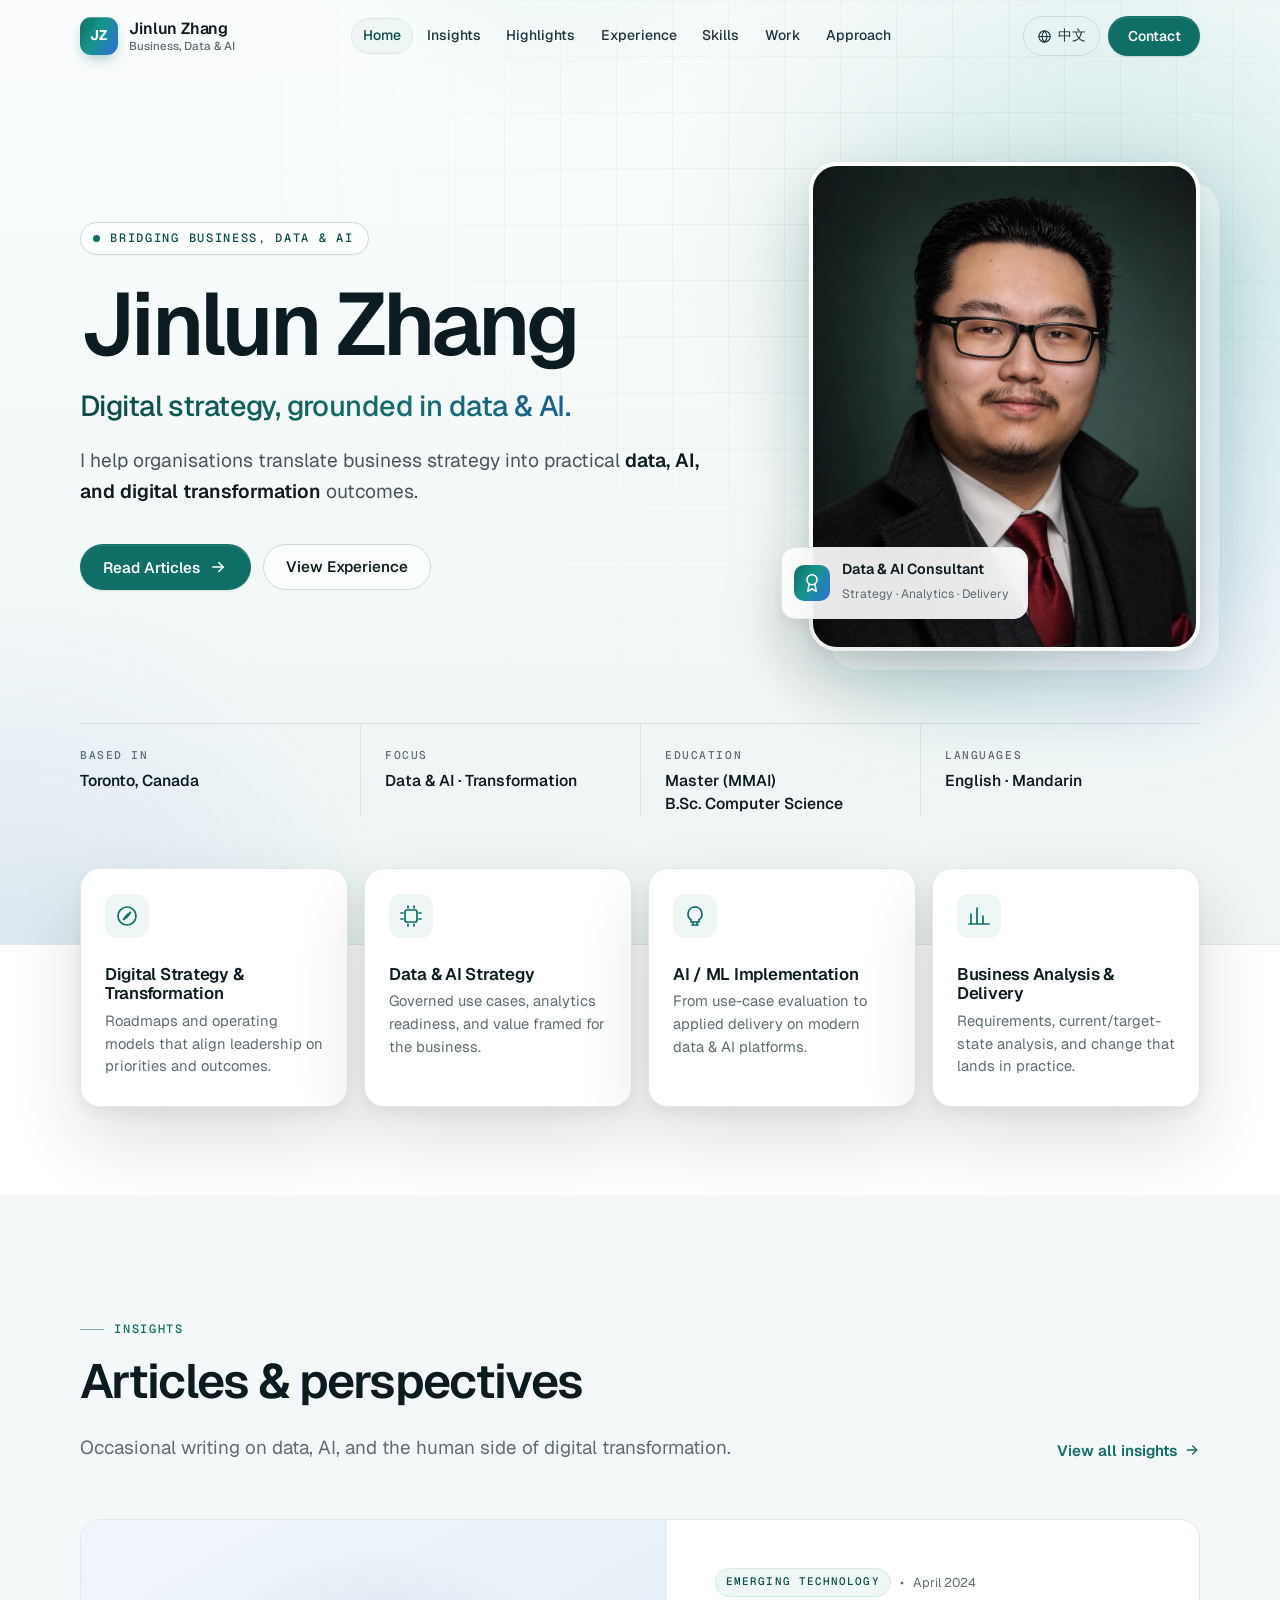
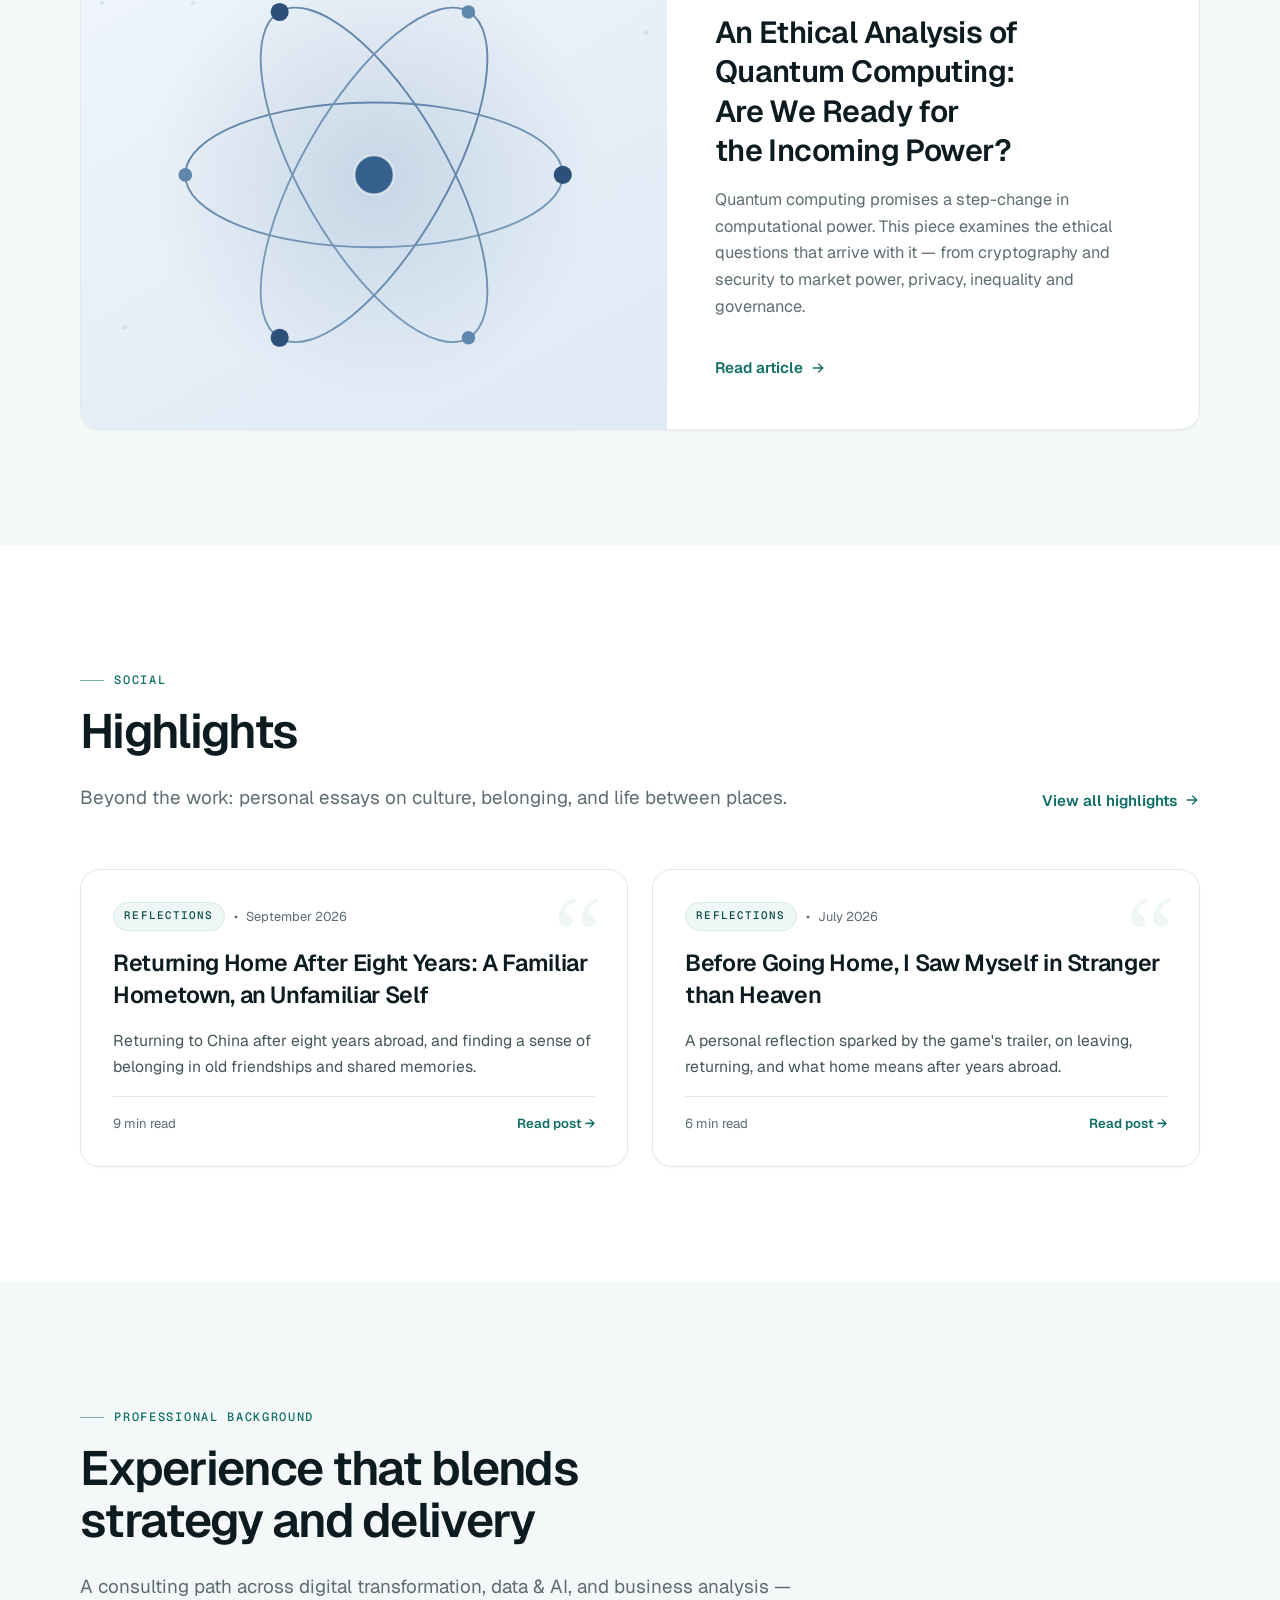
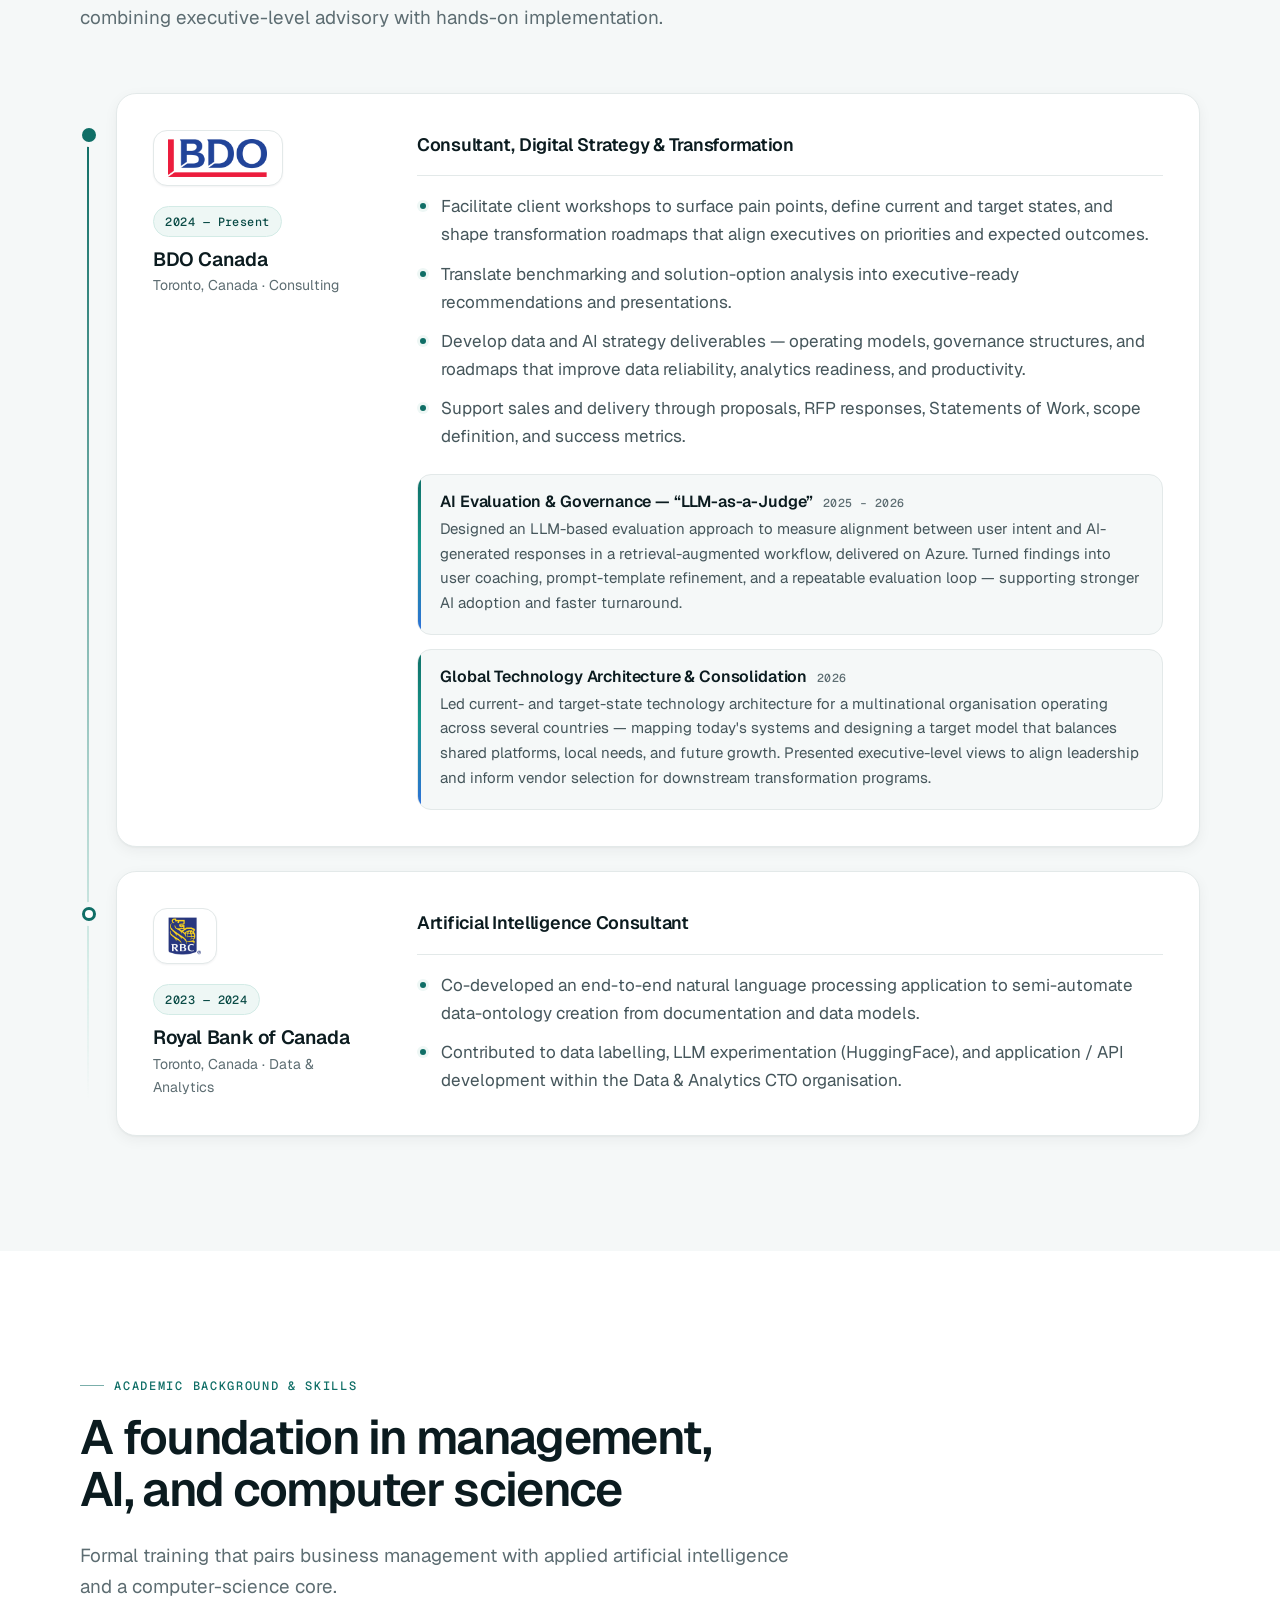
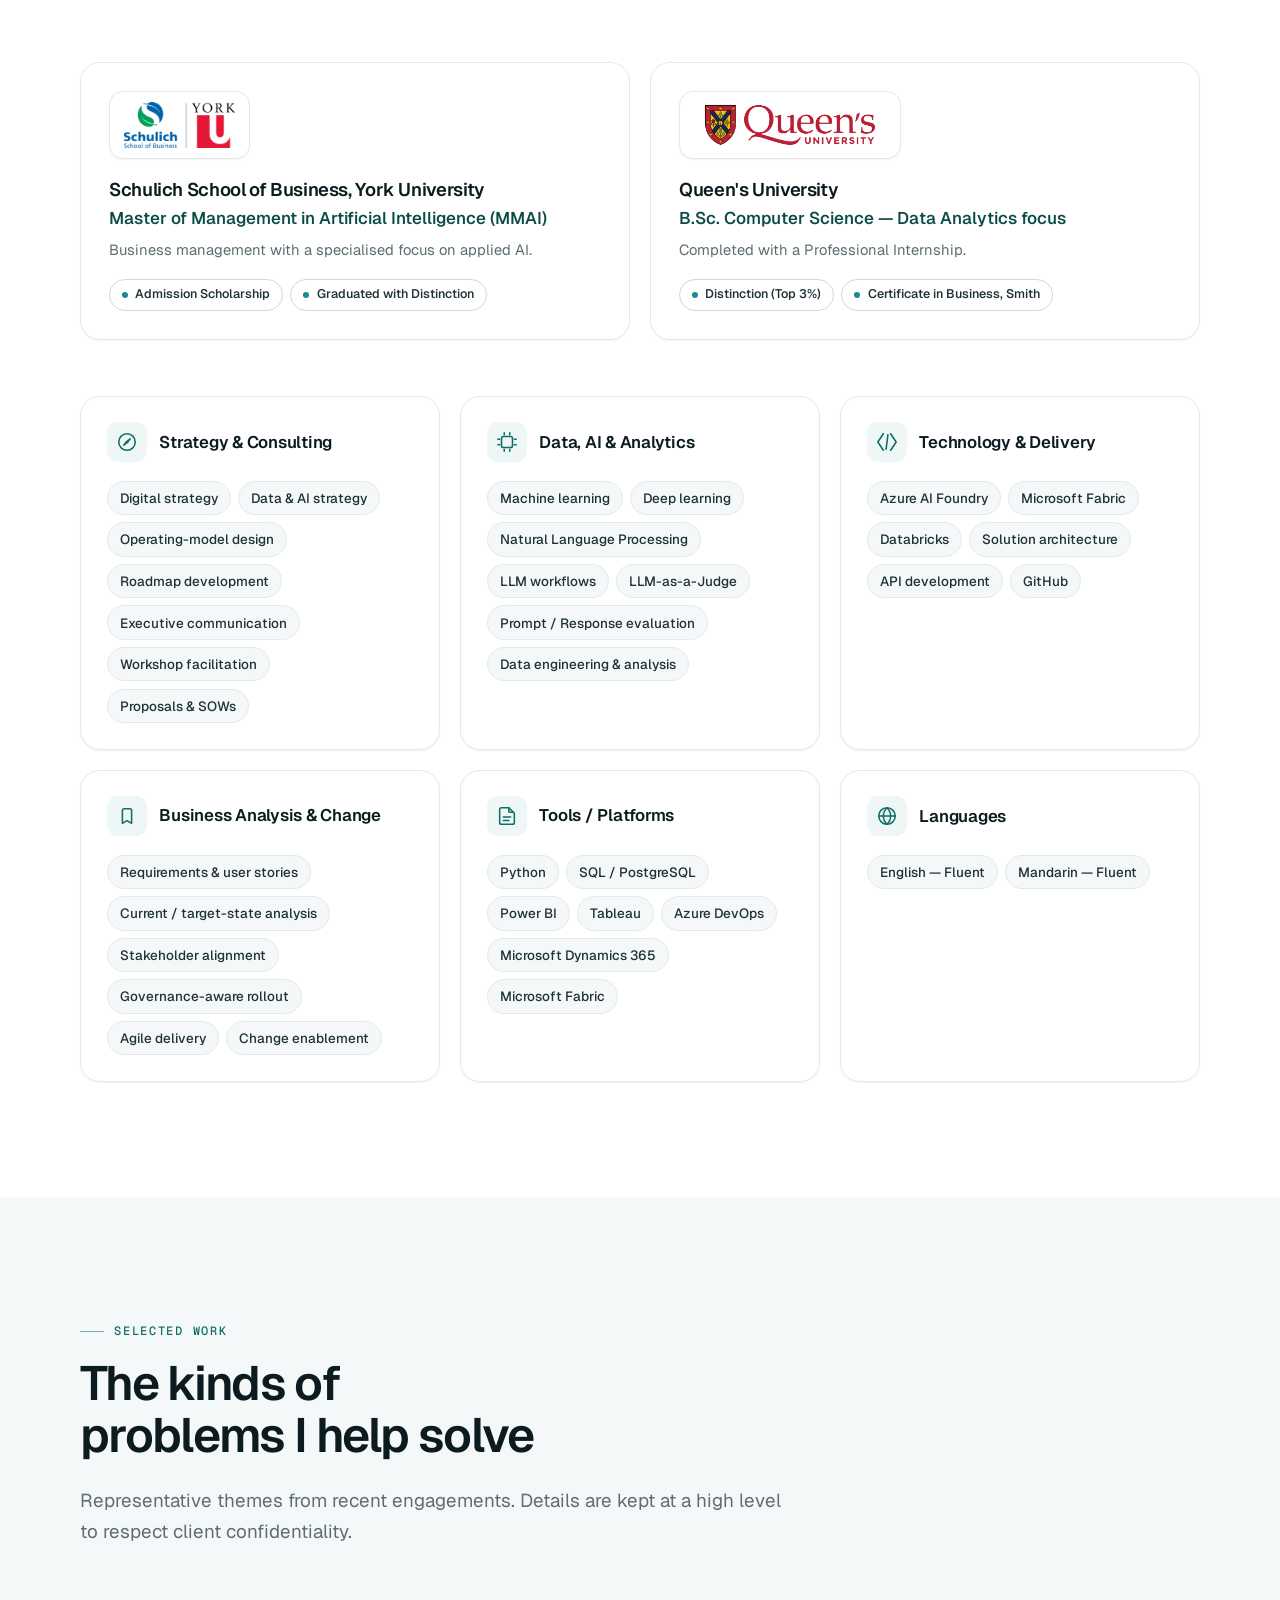
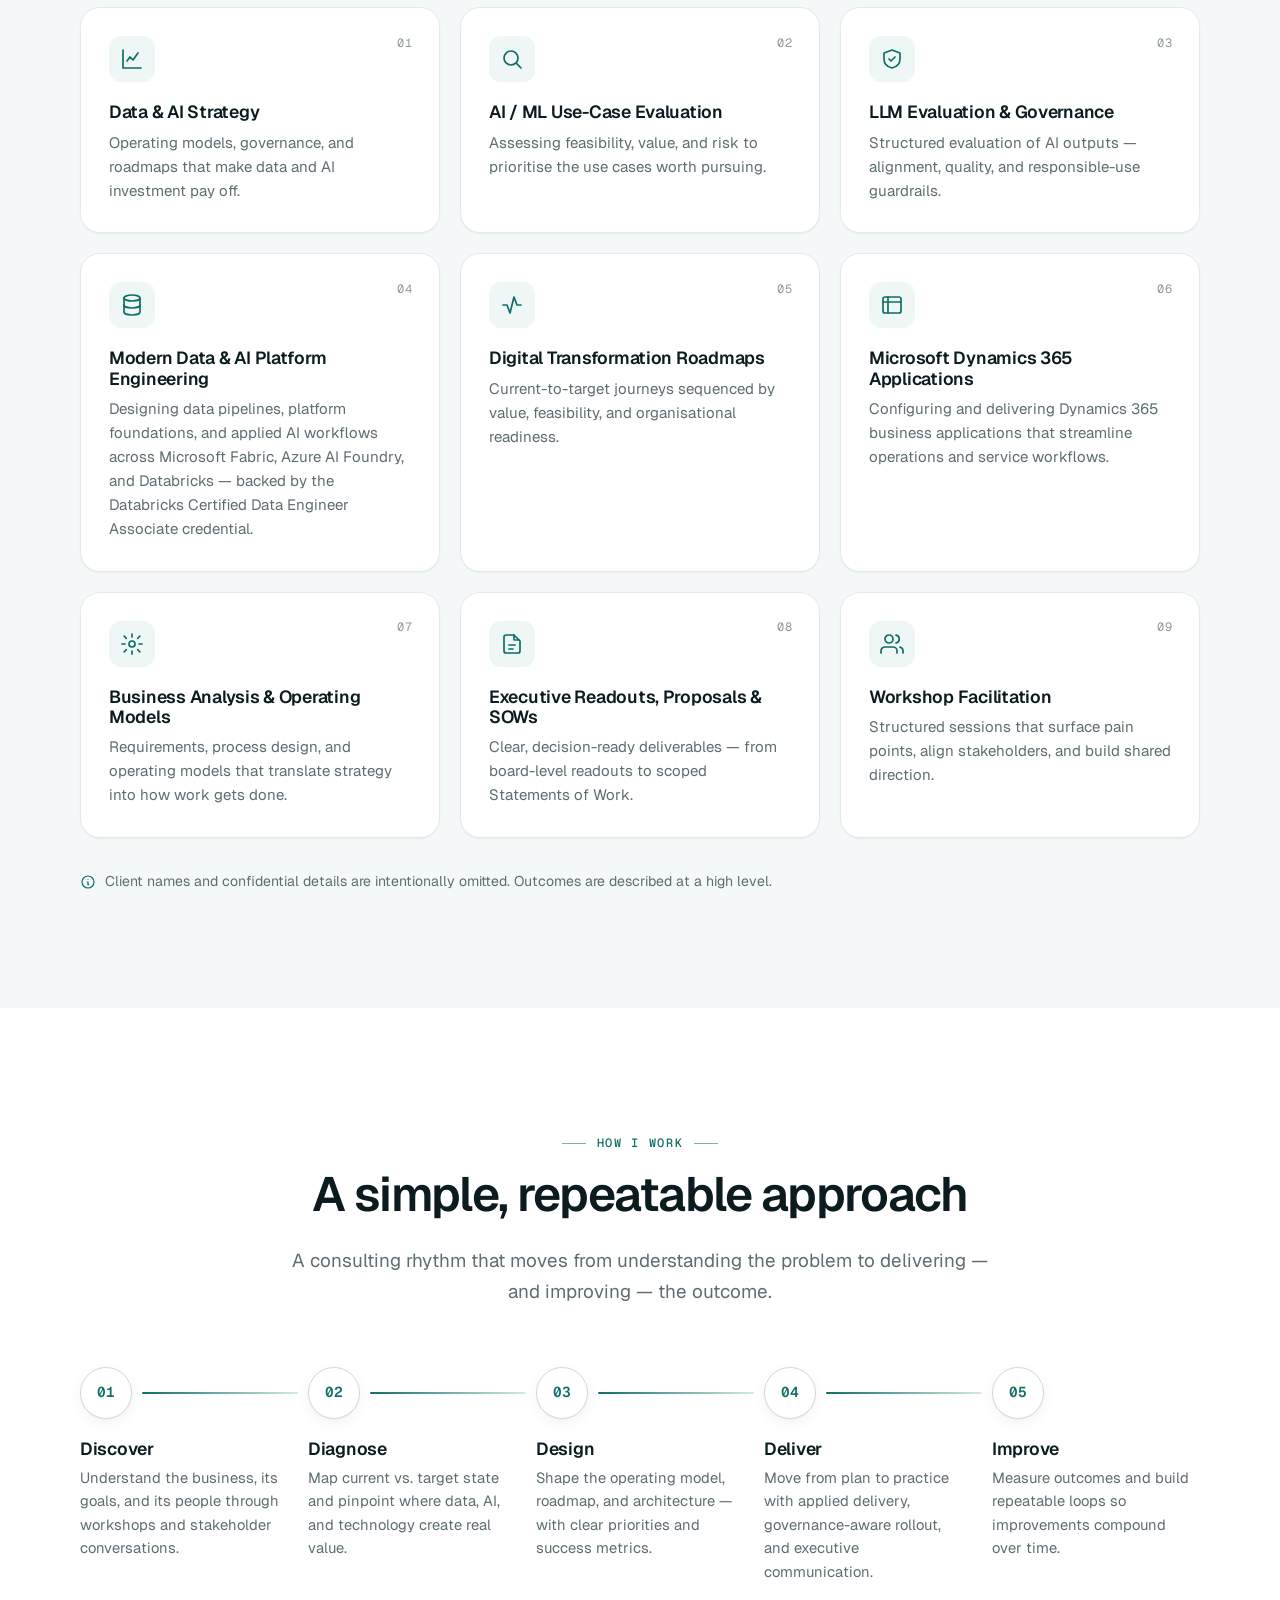
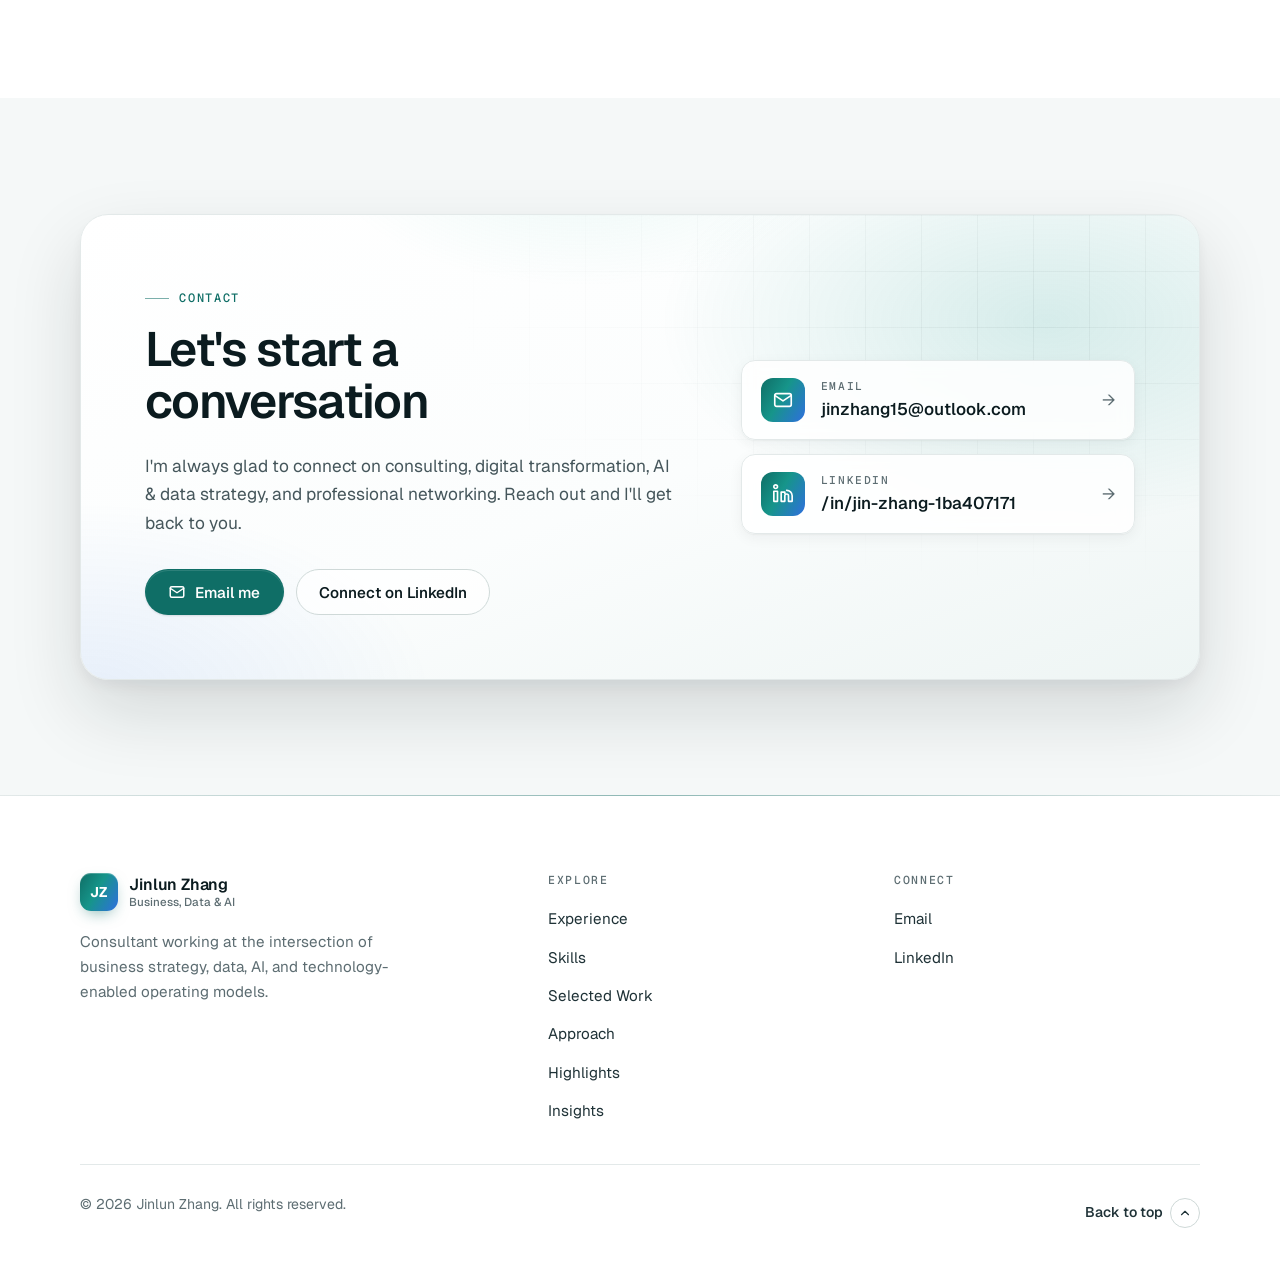
<file: index.html>
<!DOCTYPE html>
<html lang="en">
<head>
  <meta charset="UTF-8" />
  <meta name="viewport" content="width=device-width, initial-scale=1.0" />
  <!-- Flag JS as available so CSS scroll-reveal never hides content without JS -->
  <script>document.documentElement.classList.add('js');</script>

  <!-- ===================== SEO / SOCIAL META ===================== -->
  <title>Jinlun Zhang — Digital Strategy &amp; Transformation Consultant</title>
  <meta name="description"
        content="Jinlun Zhang is a Digital Strategy & Transformation Consultant working at the intersection of business strategy, data, AI, and technology-enabled operating models." />
  <meta name="author" content="Jinlun Zhang" />
  <meta name="theme-color" content="#ffffff" />

  <!-- Open Graph (update og:url + og:image once your GitHub Pages URL is live) -->
  <meta property="og:type" content="website" />
  <meta property="og:title" content="Jinlun Zhang — Digital Strategy & Transformation Consultant" />
  <meta property="og:description" content="Business strategy, data, AI, and technology-enabled operating models." />
  <meta property="og:image" content="https://jinl-zhang.github.io/Personal-Website/assets/img/profile-social.jpg" />
  <meta property="og:url" content="https://jinl-zhang.github.io/Personal-Website/" />

  <!-- ===================== ICONS ===================== -->
  <link rel="icon" href="assets/favicon.svg" type="image/svg+xml" />

  <!-- ===================== FONTS ===================== -->
  <link rel="preconnect" href="https://fonts.googleapis.com" />
  <link rel="preconnect" href="https://fonts.gstatic.com" crossorigin />
  <link href="https://fonts.googleapis.com/css2?family=Geist:wght@300..700&family=Geist+Mono:wght@400..600&display=swap"
        rel="stylesheet" />

  <!-- ===================== STYLES ===================== -->
  <link rel="stylesheet" href="styles.css" />
</head>

<body>
  <a class="skip-link" href="#main" data-i18n="skip">Skip to content</a>

  <!-- =========================================================================
       HEADER / NAVIGATION
       ====================================================================== -->
  <header class="site-header" id="top">
    <div class="container">
      <nav class="nav" aria-label="Primary">
        <a class="brand" href="#top" aria-label="Jinlun Zhang — home">
          <span class="brand__mark" aria-hidden="true">JZ</span>
          <span class="brand__name">Jinlun Zhang
            <span class="brand__role" data-i18n="brand.role">Business, Data &amp; AI</span>
          </span>
        </a>

        <ul class="nav-links" id="nav-menu">
          <li><a href="#home" data-i18n="nav.home">Home</a></li>
          <li><a href="#insights" data-i18n="nav.insights">Insights</a></li>
          <li><a href="#highlights" data-i18n="nav.highlights">Highlights</a></li>
          <li><a href="#experience" data-i18n="nav.experience">Experience</a></li>
          <li><a href="#skills" data-i18n="nav.skills">Skills</a></li>
          <li><a href="#work" data-i18n="nav.work">Work</a></li>
          <li><a href="#approach" data-i18n="nav.approach">Approach</a></li>
        </ul>

        <div class="nav-cta">
          <button class="lang-toggle" type="button" aria-label="切换语言 / Switch language" data-lang-toggle>
            <svg viewBox="0 0 24 24" fill="none" stroke="currentColor" stroke-width="1.8" stroke-linecap="round" stroke-linejoin="round" aria-hidden="true"><circle cx="12" cy="12" r="9"/><path d="M3 12h18M12 3c2.5 2.6 4 5.9 4 9s-1.5 6.4-4 9c-2.5-2.6-4-5.9-4-9s1.5-6.4 4-9Z"/></svg>
            <span class="lang-toggle__label">中文</span>
          </button>
          <a class="btn" href="#contact" data-i18n="nav.contact">Contact</a>
        </div>

        <button class="nav-toggle" type="button"
                aria-label="Toggle navigation menu"
                aria-controls="nav-menu" aria-expanded="false">
          <span></span>
        </button>
      </nav>
    </div>
  </header>

  <main id="main">

    <!-- =====================================================================
         1. HERO / INTRODUCTION
         ================================================================== -->
    <section class="hero" id="home" aria-labelledby="hero-title">
      <div class="container">
        <div class="hero__grid">
          <div class="hero__content">
            <p class="eyebrow" data-i18n="hero.eyebrow">Bridging Business, Data &amp; AI</p>
            <h1 class="hero__title" id="hero-title">Jinlun Zhang</h1>
            <p class="hero__headline" data-i18n="hero.headline">
              Digital strategy, grounded in data &amp; AI.
            </p>
            <p class="hero__summary" data-i18n="hero.summary">
              I help organisations translate business strategy into practical
              <strong>data, AI, and digital transformation</strong> outcomes.
            </p>

            <!-- Call-to-action buttons -->
            <div class="hero__actions">
              <a class="btn" href="articles.html">
                <span data-i18n="hero.cta.articles">Read Articles</span>
                <svg class="btn__icon" viewBox="0 0 24 24" fill="none" stroke="currentColor" stroke-width="2" stroke-linecap="round" stroke-linejoin="round" aria-hidden="true"><path d="M5 12h14"/><path d="m13 6 6 6-6 6"/></svg>
              </a>
              <a class="btn btn--ghost" href="#experience" data-i18n="hero.cta.experience">View Experience</a>
            </div>
          </div>

          <!-- Profile photo. Replace assets/img/profile.png to update. -->
          <figure class="hero__figure">
              <img class="hero__portrait"
                src="assets/img/profile-hero.webp"
                alt="Portrait of Jinlun Zhang" width="380" height="475"
                decoding="async" fetchpriority="high" />
            <figcaption class="hero__badge">
              <svg viewBox="0 0 24 24" fill="none" stroke="currentColor" stroke-width="1.8" stroke-linecap="round" stroke-linejoin="round" aria-hidden="true"><circle cx="12" cy="8" r="6"/><path d="M8.5 13.5 7 22l5-3 5 3-1.5-8.5"/></svg>
              <span>
                <b data-i18n="hero.badge.title">Data &amp; AI Consultant</b>
                <span data-i18n="hero.badge.sub">Strategy · Analytics · Delivery</span>
              </span>
            </figcaption>
          </figure>
        </div>

        <dl class="profile-facts">
          <div class="profile-facts__item">
            <dt data-i18n="hero.meta.based">Based in</dt><dd data-i18n="hero.meta.based.val">Toronto, Canada</dd>
          </div>
          <div class="profile-facts__item">
            <dt data-i18n="hero.meta.focus">Focus</dt><dd data-i18n="hero.meta.focus.val">Data &amp; AI · Transformation</dd>
          </div>
          <div class="profile-facts__item">
            <dt data-i18n="hero.meta.education">Education</dt><dd data-i18n="hero.meta.education.val">Master (MMAI)<br>B.Sc. Computer Science</dd>
          </div>
          <div class="profile-facts__item">
            <dt data-i18n="hero.meta.languages">Languages</dt><dd data-i18n="hero.meta.languages.val">English · Mandarin</dd>
          </div>
        </dl>
      </div>
    </section>

    <!-- =====================================================================
         AREAS OF EXPERTISE — "What I focus on" strip
         ================================================================== -->
    <section class="focus-strip" aria-label="Areas of expertise">
      <div class="container">
        <div class="focus-strip__inner">
          <article class="focus-item reveal">
            <svg viewBox="0 0 24 24" fill="none" stroke="currentColor" stroke-width="1.7" stroke-linecap="round" stroke-linejoin="round" aria-hidden="true"><circle cx="12" cy="12" r="9"/><polygon points="15.5 8.5 12.5 12.5 8.5 15.5 11.5 11.5 15.5 8.5"/></svg>
            <h3 data-i18n="focus.1.h">Digital Strategy &amp; Transformation</h3>
            <p data-i18n="focus.1.p">Roadmaps and operating models that align leadership on priorities and outcomes.</p>
          </article>
          <article class="focus-item reveal">
            <svg viewBox="0 0 24 24" fill="none" stroke="currentColor" stroke-width="1.7" stroke-linecap="round" stroke-linejoin="round" aria-hidden="true"><rect x="6" y="6" width="12" height="12" rx="2"/><path d="M9 2v2M15 2v2M9 20v2M15 20v2M2 9h2M2 15h2M20 9h2M20 15h2"/></svg>
            <h3 data-i18n="focus.2.h">Data &amp; AI Strategy</h3>
            <p data-i18n="focus.2.p">Governed use cases, analytics readiness, and value framed for the business.</p>
          </article>
          <article class="focus-item reveal">
            <svg viewBox="0 0 24 24" fill="none" stroke="currentColor" stroke-width="1.7" stroke-linecap="round" stroke-linejoin="round" aria-hidden="true"><path d="M12 3a7 7 0 0 0-4 12.7V18h8v-2.3A7 7 0 0 0 12 3Z"/><path d="M9 21h6M10 18v3M14 18v3"/></svg>
            <h3 data-i18n="focus.3.h">AI / ML Implementation</h3>
            <p data-i18n="focus.3.p">From use-case evaluation to applied delivery on modern data &amp; AI platforms.</p>
          </article>
          <article class="focus-item reveal">
            <svg viewBox="0 0 24 24" fill="none" stroke="currentColor" stroke-width="1.7" stroke-linecap="round" stroke-linejoin="round" aria-hidden="true"><path d="M4 20V10M10 20V4M16 20v-8M22 20H2"/></svg>
            <h3 data-i18n="focus.4.h">Business Analysis &amp; Delivery</h3>
            <p data-i18n="focus.4.p">Requirements, current/target-state analysis, and change that lands in practice.</p>
          </article>
        </div>
      </div>
    </section>

    <!-- =====================================================================
         ARTICLES / INSIGHTS — surfaced high (full list on articles.html)
         ================================================================== -->
    <section class="section section--soft" id="insights" aria-labelledby="insights-title">
      <div class="container">
        <div class="articles-head reveal">
          <header class="section-head">
            <p class="eyebrow" data-i18n="insights.eyebrow">Insights</p>
            <h2 class="section-title" id="insights-title" data-i18n="insights.title">Articles &amp; perspectives</h2>
            <p class="section-intro" data-i18n="insights.intro">
              Occasional writing on data, AI, and the human side of digital
              transformation.
            </p>
          </header>
          <a class="link-arrow" href="articles.html">
            <span data-i18n="insights.viewall">View all insights</span>
            <svg viewBox="0 0 24 24" fill="none" stroke="currentColor" stroke-width="2" stroke-linecap="round" stroke-linejoin="round" aria-hidden="true"><path d="M5 12h14"/><path d="m13 6 6 6-6 6"/></svg>
          </a>
        </div>

        <!-- Article cards are rendered here from data/articles.js -->
        <div class="articles-grid" id="insights-grid" data-limit="3"
             data-empty="Articles are on the way — check back soon.">
          <!-- JS injects cards. Static fallback shown if JS is disabled: -->
          <noscript>
            <article class="article-card">
              <div class="article-card__body">
                <div class="article-card__meta"><span class="pill">Emerging Technology</span></div>
                <h3 class="article-card__title">
                  <a href="article.html?id=ethical-analysis-quantum-computing">An Ethical Analysis of Quantum Computing</a>
                </h3>
                <p class="article-card__excerpt">Quantum computing promises a step-change in power. This piece examines the ethical questions that arrive with it.</p>
              </div>
            </article>
          </noscript>
        </div>
      </div>
    </section>

    <!-- =====================================================================
         SOCIAL HIGHLIGHTS — selected short-form posts (work in progress)
         ================================================================== -->
    <section class="section" id="highlights" aria-labelledby="highlights-title">
      <div class="container">
        <div class="articles-head reveal">
          <header class="section-head">
            <p class="eyebrow" data-i18n="social.eyebrow">Social</p>
            <h2 class="section-title" id="highlights-title" data-i18n="social.title">Highlights</h2>
            <p class="section-intro" data-i18n="social.intro">
              Beyond the work: personal essays on culture, belonging, and
              life between places.
            </p>
          </header>
          <a class="link-arrow" href="highlights.html">
            <span data-i18n="social.viewall">View all highlights</span>
            <svg viewBox="0 0 24 24" fill="none" stroke="currentColor" stroke-width="2" stroke-linecap="round" stroke-linejoin="round" aria-hidden="true"><path d="M5 12h14"/><path d="m13 6 6 6-6 6"/></svg>
          </a>
        </div>

        <!-- Latest posts from data/posts.js; the full list is on highlights.html -->
        <div class="social-grid" id="highlights-grid" data-limit="2">
          <noscript>
            <p><a href="https://zhuanlan.zhihu.com/p/2083449088536737535" lang="zh-Hans">八年后回国，像从2018年直接穿越到了2026年：熟悉的故乡，陌生的自己</a></p>
            <p><a href="https://zhuanlan.zhihu.com/p/2059179198762186303" lang="zh-Hans">回国之前，我在《Stranger than Heaven》里看见了自己</a></p>
          </noscript>
        </div>
      </div>
    </section>

    <!-- =====================================================================
         2. PROFESSIONAL BACKGROUND / EXPERIENCE
         ================================================================== -->
    <section class="section section--soft" id="experience" aria-labelledby="experience-title">
      <div class="container">
        <header class="section-head reveal">
          <p class="eyebrow" data-i18n="exp.eyebrow">Professional Background</p>
          <h2 class="section-title" id="experience-title" data-i18n="exp.title">Experience that blends strategy and delivery</h2>
          <p class="section-intro" data-i18n="exp.intro">
            A consulting path across digital transformation, data &amp; AI, and
            business analysis — combining executive-level advisory with hands-on
            implementation.
          </p>
        </header>

        <div class="timeline">
          <!-- --------------------- BDO Canada --------------------- -->
          <article class="xp reveal">
            <div class="xp__aside">
              <!-- Company logo: assets/img/logo-bdo.png -->
              <span class="org-logo"><img src="assets/img/logo-bdo.png" alt="BDO Canada logo" loading="lazy" decoding="async" /></span>
              <span class="xp__period" data-i18n="exp.bdo.period">2024 — Present</span>
              <h3 class="xp__company" data-i18n="exp.bdo.company">BDO Canada</h3>
              <p class="xp__location" data-i18n="exp.bdo.location">Toronto, Canada · Consulting</p>
            </div>
            <div class="xp__main">
              <p class="xp__role" data-i18n="exp.bdo.role">Consultant, Digital Strategy &amp; Transformation</p>
              <ul class="xp__list">
                <li data-i18n="exp.bdo.li1">Facilitate client workshops to surface pain points, define current and target states, and shape transformation roadmaps that align executives on priorities and expected outcomes.</li>
                <li data-i18n="exp.bdo.li2">Translate benchmarking and solution-option analysis into executive-ready recommendations and presentations.</li>
                <li data-i18n="exp.bdo.li3">Develop data and AI strategy deliverables — operating models, governance structures, and roadmaps that improve data reliability, analytics readiness, and productivity.</li>
                <li data-i18n="exp.bdo.li4">Support sales and delivery through proposals, RFP responses, Statements of Work, scope definition, and success metrics.</li>
              </ul>

              <!-- Selected engagements are described at a high level and
                   sanitised to protect client-confidential information. -->
              <div class="xp__projects">
                <div class="xp__project">
                  <h4 data-i18n="exp.bdo.proj1.h">AI Evaluation &amp; Governance — “LLM-as-a-Judge” <span>2025 – 2026</span></h4>
                  <p data-i18n="exp.bdo.proj1.p">Designed an LLM-based evaluation approach to measure alignment between user intent and AI-generated responses in a retrieval-augmented workflow, delivered on Azure. Turned findings into user coaching, prompt-template refinement, and a repeatable evaluation loop — supporting stronger AI adoption and faster turnaround.</p>
                </div>
                <div class="xp__project">
                  <h4 data-i18n="exp.bdo.proj2.h">Global Technology Architecture &amp; Consolidation <span>2026</span></h4>
                  <p data-i18n="exp.bdo.proj2.p">Led current- and target-state technology architecture for a multinational organisation operating across several countries — mapping today's systems and designing a target model that balances shared platforms, local needs, and future growth. Presented executive-level views to align leadership and inform vendor selection for downstream transformation programs.</p>
                </div>
              </div>
            </div>
          </article>

          <!-- --------------------- RBC --------------------- -->
          <article class="xp reveal">
            <div class="xp__aside">
              <!-- Company logo: assets/img/logo-rbc.png -->
              <span class="org-logo"><img src="assets/img/logo-rbc.png" alt="Royal Bank of Canada logo" loading="lazy" decoding="async" /></span>
              <span class="xp__period" data-i18n="exp.rbc.period">2023 — 2024</span>
              <h3 class="xp__company" data-i18n="exp.rbc.company">Royal Bank of Canada</h3>
              <p class="xp__location" data-i18n="exp.rbc.location">Toronto, Canada · Data &amp; Analytics</p>
            </div>
            <div class="xp__main">
              <p class="xp__role" data-i18n="exp.rbc.role">Artificial Intelligence Consultant</p>
              <ul class="xp__list">
                <li data-i18n="exp.rbc.li1">Co-developed an end-to-end natural language processing application to semi-automate data-ontology creation from documentation and data models.</li>
                <li data-i18n="exp.rbc.li2">Contributed to data labelling, LLM experimentation (HuggingFace), and application / API development within the Data &amp; Analytics CTO organisation.</li>
              </ul>
            </div>
          </article>
        </div>
      </div>
    </section>

    <!-- =====================================================================
         3. ACADEMIC BACKGROUND & SKILLS
         ================================================================== -->
    <section class="section" id="skills" aria-labelledby="skills-title">
      <div class="container">
        <header class="section-head reveal">
          <p class="eyebrow" data-i18n="skills.eyebrow">Academic Background &amp; Skills</p>
          <h2 class="section-title" id="skills-title" data-i18n="skills.title">A foundation in management, AI, and computer science</h2>
          <p class="section-intro" data-i18n="skills.intro">
            Formal training that pairs business management with applied
            artificial intelligence and a computer-science core.
          </p>
        </header>

        <!-- Education -->
        <div class="edu-grid">
          <article class="edu-card reveal">
            <!-- School logo: assets/img/logo-schulich.png -->
            <span class="org-logo"><img src="assets/img/logo-schulich.png" alt="Schulich School of Business, York University logo" loading="lazy" decoding="async" /></span>
            <div>
              <h3 class="edu-card__school" data-i18n="edu.schulich.school">Schulich School of Business, York University</h3>
              <p class="edu-card__degree" data-i18n="edu.schulich.degree">Master of Management in Artificial Intelligence (MMAI)</p>
              <p class="edu-card__meta" data-i18n="edu.schulich.meta">Business management with a specialised focus on applied AI.</p>
              <div class="edu-card__tags">
                <span class="tag--honor" data-i18n="edu.schulich.tag1">Admission Scholarship</span>
                <span class="tag--honor" data-i18n="edu.schulich.tag2">Graduated with Distinction</span>
              </div>
            </div>
          </article>

          <article class="edu-card reveal">
            <!-- School logo: assets/img/logo-queens.png -->
            <span class="org-logo"><img src="assets/img/logo-queens.png" alt="Queen's University logo" loading="lazy" decoding="async" /></span>
            <div>
              <h3 class="edu-card__school" data-i18n="edu.queens.school">Queen's University</h3>
              <p class="edu-card__degree" data-i18n="edu.queens.degree">B.Sc. Computer Science — Data Analytics focus</p>
              <p class="edu-card__meta" data-i18n="edu.queens.meta">Completed with a Professional Internship.</p>
              <div class="edu-card__tags">
                <span class="tag--honor" data-i18n="edu.queens.tag1">Distinction (Top 3%)</span>
                <span class="tag--honor" data-i18n="edu.queens.tag2">Certificate in Business, Smith</span>
              </div>
            </div>
          </article>
        </div>

        <!-- Skills grid -->
        <div class="skills-grid">
          <article class="skill-card reveal">
            <div class="skill-card__head">
              <svg viewBox="0 0 24 24" fill="none" stroke="currentColor" stroke-width="1.7" stroke-linecap="round" stroke-linejoin="round" aria-hidden="true"><circle cx="12" cy="12" r="9"/><polygon points="15.5 8.5 12.5 12.5 8.5 15.5 11.5 11.5 15.5 8.5"/></svg>
              <h3 data-i18n="skill.1.h">Strategy &amp; Consulting</h3>
            </div>
            <div class="chips">
              <span class="chip" data-i18n="skill.1.c1">Digital strategy</span>
              <span class="chip" data-i18n="skill.1.c2">Data &amp; AI strategy</span>
              <span class="chip" data-i18n="skill.1.c3">Operating-model design</span>
              <span class="chip" data-i18n="skill.1.c4">Roadmap development</span>
              <span class="chip" data-i18n="skill.1.c5">Executive communication</span>
              <span class="chip" data-i18n="skill.1.c6">Workshop facilitation</span>
              <span class="chip" data-i18n="skill.1.c7">Proposals &amp; SOWs</span>
            </div>
          </article>

          <article class="skill-card reveal">
            <div class="skill-card__head">
              <svg viewBox="0 0 24 24" fill="none" stroke="currentColor" stroke-width="1.7" stroke-linecap="round" stroke-linejoin="round" aria-hidden="true"><rect x="6" y="6" width="12" height="12" rx="2"/><path d="M9 2v2M15 2v2M9 20v2M15 20v2M2 9h2M2 15h2M20 9h2M20 15h2"/></svg>
              <h3 data-i18n="skill.2.h">Data, AI &amp; Analytics</h3>
            </div>
            <div class="chips">
              <span class="chip" data-i18n="skill.2.c1">Machine learning</span>
              <span class="chip" data-i18n="skill.2.c2">Deep learning</span>
              <span class="chip" data-i18n="skill.2.c3">Natural Language Processing</span>
              <span class="chip" data-i18n="skill.2.c4">LLM workflows</span>
              <span class="chip">LLM-as-a-Judge</span>
              <span class="chip" data-i18n="skill.2.c6">Prompt / Response evaluation</span>
              <span class="chip" data-i18n="skill.2.c7">Data engineering &amp; analysis</span>
            </div>
          </article>

          <article class="skill-card reveal">
            <div class="skill-card__head">
              <svg viewBox="0 0 24 24" fill="none" stroke="currentColor" stroke-width="1.7" stroke-linecap="round" stroke-linejoin="round" aria-hidden="true"><path d="m8 3-6 9 6 9M16 3l6 9-6 9"/><path d="M13 4 11 20"/></svg>
              <h3 data-i18n="skill.3.h">Technology &amp; Delivery</h3>
            </div>
            <div class="chips">
              <span class="chip">Azure AI Foundry</span>
              <span class="chip">Microsoft Fabric</span>
              <span class="chip">Databricks</span>
              <span class="chip" data-i18n="skill.3.c4">Solution architecture</span>
              <span class="chip" data-i18n="skill.3.c5">API development</span>
              <span class="chip">GitHub</span>
            </div>
          </article>

          <article class="skill-card reveal">
            <div class="skill-card__head">
              <svg viewBox="0 0 24 24" fill="none" stroke="currentColor" stroke-width="1.7" stroke-linecap="round" stroke-linejoin="round" aria-hidden="true"><path d="M9 4h6a2 2 0 0 1 2 2v14l-5-3-5 3V6a2 2 0 0 1 2-2Z"/></svg>
              <h3 data-i18n="skill.4.h">Business Analysis &amp; Change</h3>
            </div>
            <div class="chips">
              <span class="chip" data-i18n="skill.4.c1">Requirements &amp; user stories</span>
              <span class="chip" data-i18n="skill.4.c2">Current / target-state analysis</span>
              <span class="chip" data-i18n="skill.4.c3">Stakeholder alignment</span>
              <span class="chip" data-i18n="skill.4.c4">Governance-aware rollout</span>
              <span class="chip" data-i18n="skill.4.c5">Agile delivery</span>
              <span class="chip" data-i18n="skill.4.c6">Change enablement</span>
            </div>
          </article>

          <article class="skill-card reveal">
            <div class="skill-card__head">
              <svg viewBox="0 0 24 24" fill="none" stroke="currentColor" stroke-width="1.7" stroke-linecap="round" stroke-linejoin="round" aria-hidden="true"><path d="M14 3v4a1 1 0 0 0 1 1h4"/><path d="M18 21H6a2 2 0 0 1-2-2V5a2 2 0 0 1 2-2h8l6 6v10a2 2 0 0 1-2 2Z"/><path d="M8 13h8M8 17h6"/></svg>
              <h3 data-i18n="skill.5.h">Tools / Platforms</h3>
            </div>
            <div class="chips">
              <span class="chip">Python</span>
              <span class="chip">SQL / PostgreSQL</span>
              <span class="chip">Power BI</span>
              <span class="chip">Tableau</span>
              <span class="chip">Azure DevOps</span>
              <span class="chip">Microsoft Dynamics 365</span>
              <span class="chip">Microsoft Fabric</span>
            </div>
          </article>

          <article class="skill-card reveal">
            <div class="skill-card__head">
              <svg viewBox="0 0 24 24" fill="none" stroke="currentColor" stroke-width="1.7" stroke-linecap="round" stroke-linejoin="round" aria-hidden="true"><circle cx="12" cy="12" r="9"/><path d="M3 12h18M12 3c2.5 2.5 4 5.6 4 9s-1.5 6.5-4 9c-2.5-2.5-4-5.6-4-9s1.5-6.5 4-9Z"/></svg>
              <h3 data-i18n="skill.6.h">Languages</h3>
            </div>
            <div class="chips">
              <span class="chip" data-i18n="skill.6.c1">English — Fluent</span>
              <span class="chip" data-i18n="skill.6.c2">Mandarin — Fluent</span>
            </div>
          </article>
        </div>
      </div>
    </section>

    <!-- =====================================================================
         4. SELECTED WORK / PROJECT THEMES
         ================================================================== -->
    <section class="section section--soft" id="work" aria-labelledby="work-title">
      <div class="container">
        <header class="section-head reveal">
          <p class="eyebrow" data-i18n="work.eyebrow">Selected Work</p>
          <h2 class="section-title" id="work-title" data-i18n="work.title">The kinds of problems I help solve</h2>
          <p class="section-intro" data-i18n="work.intro">
            Representative themes from recent engagements. Details are kept at a
            high level to respect client confidentiality.
          </p>
        </header>

        <div class="themes-grid">
          <article class="theme-card reveal">
            <div class="theme-card__icon" aria-hidden="true"><svg viewBox="0 0 24 24" fill="none" stroke="currentColor" stroke-width="1.7" stroke-linecap="round" stroke-linejoin="round"><path d="M3 3v18h18"/><path d="m7 14 3-4 3 3 5-7"/></svg></div>
            <h3 data-i18n="work.1.h">Data &amp; AI Strategy</h3>
            <p data-i18n="work.1.p">Operating models, governance, and roadmaps that make data and AI investment pay off.</p>
          </article>
          <article class="theme-card reveal">
            <div class="theme-card__icon" aria-hidden="true"><svg viewBox="0 0 24 24" fill="none" stroke="currentColor" stroke-width="1.7" stroke-linecap="round" stroke-linejoin="round"><circle cx="11" cy="11" r="7"/><path d="m21 21-4.3-4.3"/></svg></div>
            <h3 data-i18n="work.2.h">AI / ML Use-Case Evaluation</h3>
            <p data-i18n="work.2.p">Assessing feasibility, value, and risk to prioritise the use cases worth pursuing.</p>
          </article>
          <article class="theme-card reveal">
            <div class="theme-card__icon" aria-hidden="true"><svg viewBox="0 0 24 24" fill="none" stroke="currentColor" stroke-width="1.7" stroke-linecap="round" stroke-linejoin="round"><path d="M12 3 4 6v6c0 4.5 3.2 7.9 8 9 4.8-1.1 8-4.5 8-9V6l-8-3Z"/><path d="m9 12 2 2 4-4"/></svg></div>
            <h3 data-i18n="work.3.h">LLM Evaluation &amp; Governance</h3>
            <p data-i18n="work.3.p">Structured evaluation of AI outputs — alignment, quality, and responsible-use guardrails.</p>
          </article>
          <article class="theme-card reveal">
            <div class="theme-card__icon" aria-hidden="true"><svg viewBox="0 0 24 24" fill="none" stroke="currentColor" stroke-width="1.7" stroke-linecap="round" stroke-linejoin="round"><ellipse cx="12" cy="5" rx="8" ry="3"/><path d="M4 5v7c0 1.7 3.6 3 8 3s8-1.3 8-3V5"/><path d="M4 12v7c0 1.7 3.6 3 8 3s8-1.3 8-3v-7"/></svg></div>
            <h3 data-i18n="work.9.h">Modern Data &amp; AI Platform Engineering</h3>
            <p data-i18n="work.9.p">Designing data pipelines, platform foundations, and applied AI workflows across Microsoft Fabric, Azure AI Foundry, and Databricks — backed by the Databricks Certified Data Engineer Associate credential.</p>
          </article>
          <article class="theme-card reveal">
            <div class="theme-card__icon" aria-hidden="true"><svg viewBox="0 0 24 24" fill="none" stroke="currentColor" stroke-width="1.7" stroke-linecap="round" stroke-linejoin="round"><path d="M3 12h4l3 8 4-16 3 8h4"/></svg></div>
            <h3 data-i18n="work.4.h">Digital Transformation Roadmaps</h3>
            <p data-i18n="work.4.p">Current-to-target journeys sequenced by value, feasibility, and organisational readiness.</p>
          </article>
          <article class="theme-card reveal">
            <div class="theme-card__icon" aria-hidden="true"><svg viewBox="0 0 24 24" fill="none" stroke="currentColor" stroke-width="1.7" stroke-linecap="round" stroke-linejoin="round"><rect x="3" y="4" width="18" height="16" rx="2"/><path d="M3 9h18M8 4v16"/></svg></div>
            <h3 data-i18n="work.5.h">Microsoft Dynamics 365 Applications</h3>
            <p data-i18n="work.5.p">Configuring and delivering Dynamics 365 business applications that streamline operations and service workflows.</p>
          </article>
          <article class="theme-card reveal">
            <div class="theme-card__icon" aria-hidden="true"><svg viewBox="0 0 24 24" fill="none" stroke="currentColor" stroke-width="1.7" stroke-linecap="round" stroke-linejoin="round"><circle cx="12" cy="12" r="3"/><path d="M12 2v3M12 19v3M4.2 4.2l2.1 2.1M17.7 17.7l2.1 2.1M2 12h3M19 12h3M4.2 19.8l2.1-2.1M17.7 6.3l2.1-2.1"/></svg></div>
            <h3 data-i18n="work.6.h">Business Analysis &amp; Operating Models</h3>
            <p data-i18n="work.6.p">Requirements, process design, and operating models that translate strategy into how work gets done.</p>
          </article>
          <article class="theme-card reveal">
            <div class="theme-card__icon" aria-hidden="true"><svg viewBox="0 0 24 24" fill="none" stroke="currentColor" stroke-width="1.7" stroke-linecap="round" stroke-linejoin="round"><path d="M14 3v4a1 1 0 0 0 1 1h4"/><path d="M18 21H6a2 2 0 0 1-2-2V5a2 2 0 0 1 2-2h8l6 6v10a2 2 0 0 1-2 2Z"/><path d="M9 13h6M9 17h4"/></svg></div>
            <h3 data-i18n="work.7.h">Executive Readouts, Proposals &amp; SOWs</h3>
            <p data-i18n="work.7.p">Clear, decision-ready deliverables — from board-level readouts to scoped Statements of Work.</p>
          </article>
          <article class="theme-card reveal">
            <div class="theme-card__icon" aria-hidden="true"><svg viewBox="0 0 24 24" fill="none" stroke="currentColor" stroke-width="1.7" stroke-linecap="round" stroke-linejoin="round"><path d="M17 21v-2a4 4 0 0 0-4-4H5a4 4 0 0 0-4 4v2"/><circle cx="9" cy="7" r="4"/><path d="M23 21v-2a4 4 0 0 0-3-3.87M16 3.13A4 4 0 0 1 16 11"/></svg></div>
            <h3 data-i18n="work.8.h">Workshop Facilitation</h3>
            <p data-i18n="work.8.p">Structured sessions that surface pain points, align stakeholders, and build shared direction.</p>
          </article>
        </div>

        <p class="note-inline">
          <svg viewBox="0 0 24 24" fill="none" stroke="currentColor" stroke-width="1.8" stroke-linecap="round" stroke-linejoin="round" aria-hidden="true"><circle cx="12" cy="12" r="9"/><path d="M12 8h.01M11 12h1v4h1"/></svg>
          <span data-i18n="work.note">Client names and confidential details are intentionally omitted. Outcomes are described at a high level.</span>
        </p>
      </div>
    </section>

    <!-- =====================================================================
         7 (enhancement). HOW I WORK — consulting approach
         ================================================================== -->
    <section class="section" id="approach" aria-labelledby="approach-title">
      <div class="container">
        <header class="section-head section-head--center reveal">
          <p class="eyebrow" data-i18n="approach.eyebrow">How I Work</p>
          <h2 class="section-title" id="approach-title" data-i18n="approach.title">A simple, repeatable approach</h2>
          <p class="section-intro" data-i18n="approach.intro">
            A consulting rhythm that moves from understanding the problem to
            delivering — and improving — the outcome.
          </p>
        </header>

        <ol class="process">
          <li class="process-step reveal">
            <span class="process-step__num">1</span>
            <h3 data-i18n="approach.1.h">Discover</h3>
            <p data-i18n="approach.1.p">Understand the business, its goals, and its people through workshops and stakeholder conversations.</p>
          </li>
          <li class="process-step reveal">
            <span class="process-step__num">2</span>
            <h3 data-i18n="approach.2.h">Diagnose</h3>
            <p data-i18n="approach.2.p">Map current vs. target state and pinpoint where data, AI, and technology create real value.</p>
          </li>
          <li class="process-step reveal">
            <span class="process-step__num">3</span>
            <h3 data-i18n="approach.3.h">Design</h3>
            <p data-i18n="approach.3.p">Shape the operating model, roadmap, and architecture — with clear priorities and success metrics.</p>
          </li>
          <li class="process-step reveal">
            <span class="process-step__num">4</span>
            <h3 data-i18n="approach.4.h">Deliver</h3>
            <p data-i18n="approach.4.p">Move from plan to practice with applied delivery, governance-aware rollout, and executive communication.</p>
          </li>
          <li class="process-step reveal">
            <span class="process-step__num">5</span>
            <h3 data-i18n="approach.5.h">Improve</h3>
            <p data-i18n="approach.5.p">Measure outcomes and build repeatable loops so improvements compound over time.</p>
          </li>
        </ol>
      </div>
    </section>

    <!-- =====================================================================
         6. CONTACT
         ================================================================== -->
    <section class="section section--contact" id="contact" aria-labelledby="contact-title">
      <div class="container">
        <div class="contact-card reveal">
          <div>
            <p class="eyebrow" data-i18n="contact.eyebrow">Contact</p>
            <h2 class="contact-card__title" id="contact-title" data-i18n="contact.title">Let's start a conversation</h2>
            <p class="contact-card__text" data-i18n="contact.text">
              I'm always glad to connect on consulting, digital transformation,
              AI &amp; data strategy, and professional networking. Reach out and
              I'll get back to you.
            </p>
            <div class="hero__actions" style="margin-top:2rem;">
              <!-- Static-site friendly: mailto opens the visitor's email client -->
              <a class="btn" href="mailto:jinzhang15@outlook.com">
                <svg class="btn__icon" viewBox="0 0 24 24" fill="none" stroke="currentColor" stroke-width="2" stroke-linecap="round" stroke-linejoin="round" aria-hidden="true"><rect x="3" y="5" width="18" height="14" rx="2"/><path d="m3 7 9 6 9-6"/></svg>
                <span data-i18n="contact.btn.email">Email me</span>
              </a>
              <a class="btn btn--ghost" href="https://www.linkedin.com/in/jin-zhang-1ba407171/" target="_blank" rel="noopener" data-i18n="contact.btn.linkedin">
                Connect on LinkedIn
              </a>
            </div>
          </div>

          <div class="contact-methods">
            <a class="contact-method" href="mailto:jinzhang15@outlook.com">
              <span class="contact-method__icon" aria-hidden="true"><svg viewBox="0 0 24 24" fill="none" stroke="currentColor" stroke-width="1.8" stroke-linecap="round" stroke-linejoin="round"><rect x="3" y="5" width="18" height="14" rx="2"/><path d="m3 7 9 6 9-6"/></svg></span>
              <span>
                <span class="contact-method__label" data-i18n="contact.method.email">Email</span>
                <span class="contact-method__value">jinzhang15@outlook.com</span>
              </span>
            </a>
            <a class="contact-method" href="https://www.linkedin.com/in/jin-zhang-1ba407171/" target="_blank" rel="noopener">
              <span class="contact-method__icon" aria-hidden="true"><svg viewBox="0 0 24 24" fill="none" stroke="currentColor" stroke-width="1.8" stroke-linecap="round" stroke-linejoin="round"><path d="M16 8a6 6 0 0 1 6 6v6h-4v-6a2 2 0 0 0-4 0v6h-4v-10h4v1.5"/><rect x="2" y="9" width="4" height="11"/><circle cx="4" cy="4" r="2"/></svg></span>
              <span>
                <span class="contact-method__label" data-i18n="contact.method.linkedin">LinkedIn</span>
                <span class="contact-method__value">/in/jin-zhang-1ba407171</span>
              </span>
            </a>
          </div>
        </div>
      </div>
    </section>
  </main>

  <!-- =========================================================================
       FOOTER
       ====================================================================== -->
  <footer class="site-footer">
    <div class="container">
      <div class="footer-grid">
        <div class="footer-brand">
          <a class="brand" href="#top">
            <span class="brand__mark" aria-hidden="true">JZ</span>
            <span class="brand__name">Jinlun Zhang
              <span class="brand__role" data-i18n="brand.role">Business, Data &amp; AI</span>
            </span>
          </a>
          <p class="footer-about" data-i18n="footer.about">
            Consultant working at the intersection of business strategy, data,
            AI, and technology-enabled operating models.
          </p>
        </div>

        <div class="footer-col">
          <h4 data-i18n="footer.explore">Explore</h4>
          <ul>
            <li><a href="#experience" data-i18n="footer.link.experience">Experience</a></li>
            <li><a href="#skills" data-i18n="footer.link.skills">Skills</a></li>
            <li><a href="#work" data-i18n="footer.link.work">Selected Work</a></li>
            <li><a href="#approach" data-i18n="footer.link.approach">Approach</a></li>
            <li><a href="highlights.html" data-i18n="footer.link.highlights">Highlights</a></li>
            <li><a href="articles.html" data-i18n="footer.link.insights">Insights</a></li>
          </ul>
        </div>

        <div class="footer-col">
          <h4 data-i18n="footer.connect">Connect</h4>
          <ul>
            <li><a href="mailto:jinzhang15@outlook.com" data-i18n="footer.link.email">Email</a></li>
            <li><a href="https://www.linkedin.com/in/jin-zhang-1ba407171/" target="_blank" rel="noopener" data-i18n="footer.link.linkedin">LinkedIn</a></li>
          </ul>
        </div>
      </div>

      <div class="footer-bottom">
        <p>&copy; <span id="year">2026</span> <span data-i18n="footer.rights">Jinlun Zhang. All rights reserved.</span></p>
        <a class="to-top" href="#top">
          <span data-i18n="footer.totop">Back to top</span>
          <svg viewBox="0 0 24 24" fill="none" stroke="currentColor" stroke-width="2" stroke-linecap="round" stroke-linejoin="round" aria-hidden="true"><path d="m6 15 6-6 6 6"/></svg>
        </a>
      </div>
    </div>
  </footer>

  <!-- ===================== SCRIPTS ===================== -->
  <script src="data/articles.js"></script>
  <script src="data/posts.js"></script>
  <script src="script.js"></script>
  <script src="i18n.js"></script>
</body>
</html>
</file>
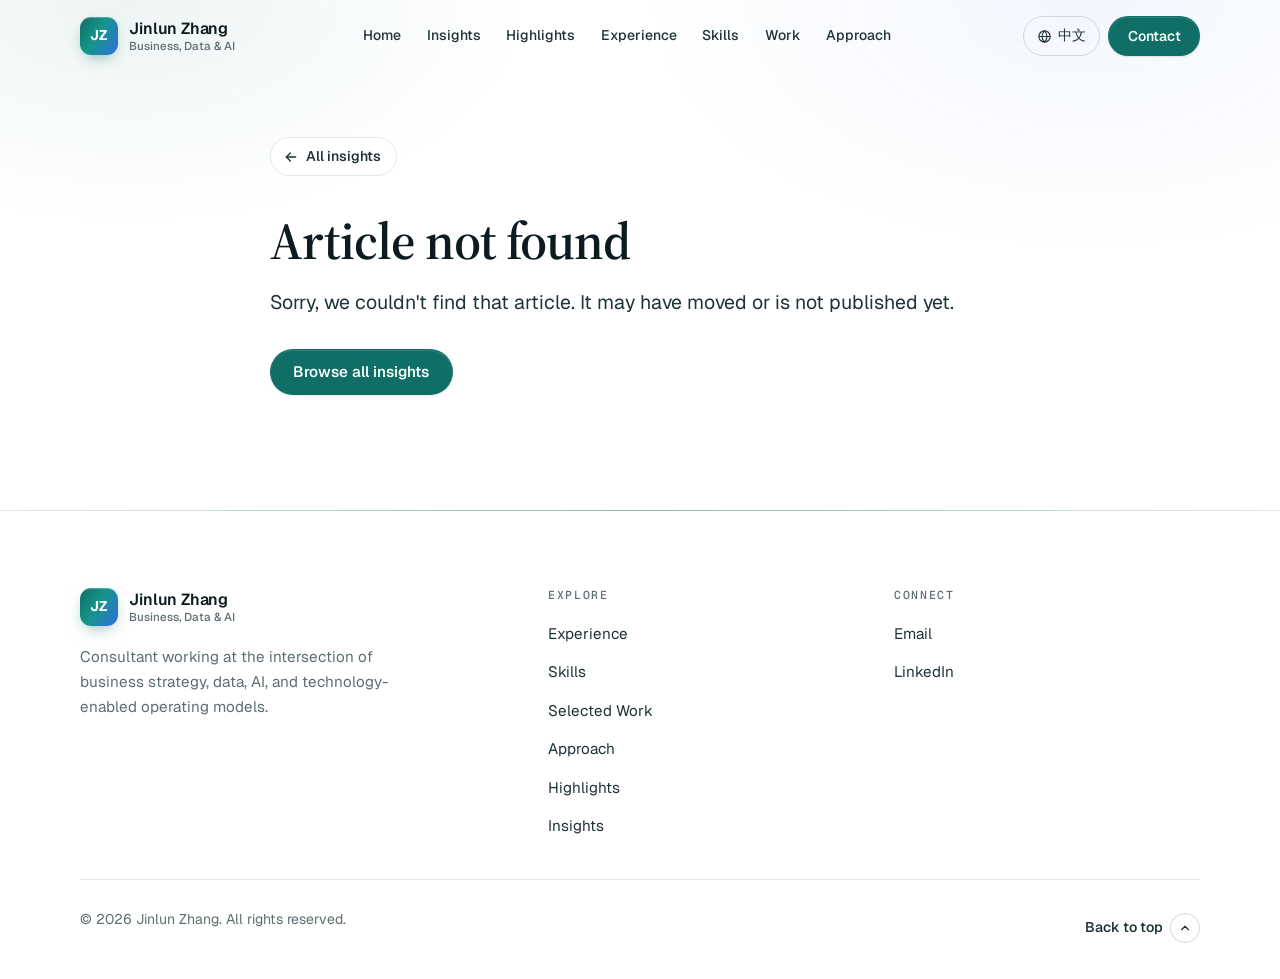
<file: article.html>
<!DOCTYPE html>
<html lang="en">
<head>
  <meta charset="UTF-8" />
  <meta name="viewport" content="width=device-width, initial-scale=1.0" />
  <script>document.documentElement.classList.add('js');</script>

  <!-- Title & description are updated by script.js based on the article. -->
  <title>Article — Jinlun Zhang</title>
  <meta name="description" content="An article by Jinlun Zhang." />
  <meta name="theme-color" content="#ffffff" />
  <link rel="icon" href="assets/favicon.svg" type="image/svg+xml" />

  <link rel="preconnect" href="https://fonts.googleapis.com" />
  <link rel="preconnect" href="https://fonts.gstatic.com" crossorigin />
  <link href="https://fonts.googleapis.com/css2?family=Geist:wght@300..700&family=Geist+Mono:wght@400..600&family=Source+Serif+4:ital,opsz,wght@0,8..60,400..700;1,8..60,400..600&display=swap"
        rel="stylesheet" />
  <link rel="stylesheet" href="styles.css" />
</head>

<body>
  <a class="skip-link" href="#main" data-i18n="skip">Skip to content</a>

  <!-- HEADER -->
  <header class="site-header" id="top">
    <div class="container">
      <nav class="nav" aria-label="Primary">
        <a class="brand" href="index.html" aria-label="Jinlun Zhang — home">
          <span class="brand__mark" aria-hidden="true">JZ</span>
          <span class="brand__name">Jinlun Zhang
            <span class="brand__role" data-i18n="brand.role">Business, Data &amp; AI</span>
          </span>
        </a>
        <ul class="nav-links" id="nav-menu">
          <li><a href="index.html" data-i18n="nav.home">Home</a></li>
          <li><a href="index.html#insights" data-i18n="nav.insights">Insights</a></li>
          <li><a href="index.html#highlights" data-i18n="nav.highlights">Highlights</a></li>
          <li><a href="index.html#experience" data-i18n="nav.experience">Experience</a></li>
          <li><a href="index.html#skills" data-i18n="nav.skills">Skills</a></li>
          <li><a href="index.html#work" data-i18n="nav.work">Work</a></li>
          <li><a href="index.html#approach" data-i18n="nav.approach">Approach</a></li>
        </ul>
        <div class="nav-cta">
          <button class="lang-toggle" type="button" aria-label="切换语言 / Switch language" data-lang-toggle>
            <svg viewBox="0 0 24 24" fill="none" stroke="currentColor" stroke-width="1.8" stroke-linecap="round" stroke-linejoin="round" aria-hidden="true"><circle cx="12" cy="12" r="9"/><path d="M3 12h18M12 3c2.5 2.6 4 5.9 4 9s-1.5 6.4-4 9c-2.5-2.6-4-5.9-4-9s1.5-6.4 4-9Z"/></svg>
            <span class="lang-toggle__label">中文</span>
          </button>
          <a class="btn" href="index.html#contact" data-i18n="nav.contact">Contact</a>
        </div>
        <button class="nav-toggle" type="button"
                aria-label="Toggle navigation menu"
                aria-controls="nav-menu" aria-expanded="false">
          <span></span>
        </button>
      </nav>
    </div>
  </header>

  <main id="main">
    <article class="reader">
      <div class="container">
        <!-- script.js renders the article here based on ?id= in the URL -->
        <div class="reader__wrap" id="reader-root">
          <p data-i18n="reader.loadingArticle">Loading article…</p>
        </div>
      </div>
    </article>
  </main>

  <!-- FOOTER -->
  <footer class="site-footer">
    <div class="container">
      <div class="footer-grid">
        <div class="footer-brand">
          <a class="brand" href="index.html">
            <span class="brand__mark" aria-hidden="true">JZ</span>
            <span class="brand__name">Jinlun Zhang
              <span class="brand__role" data-i18n="brand.role">Business, Data &amp; AI</span>
            </span>
          </a>
          <p class="footer-about" data-i18n="footer.about">
            Consultant working at the intersection of business strategy, data,
            AI, and technology-enabled operating models.
          </p>
        </div>
        <div class="footer-col">
          <h4 data-i18n="footer.explore">Explore</h4>
          <ul>
            <li><a href="index.html#experience" data-i18n="footer.link.experience">Experience</a></li>
            <li><a href="index.html#skills" data-i18n="footer.link.skills">Skills</a></li>
            <li><a href="index.html#work" data-i18n="footer.link.work">Selected Work</a></li>
            <li><a href="index.html#approach" data-i18n="footer.link.approach">Approach</a></li>
            <li><a href="highlights.html" data-i18n="footer.link.highlights">Highlights</a></li>
            <li><a href="articles.html" data-i18n="footer.link.insights">Insights</a></li>
          </ul>
        </div>
        <div class="footer-col">
          <h4 data-i18n="footer.connect">Connect</h4>
          <ul>
            <li><a href="mailto:jinzhang15@outlook.com" data-i18n="footer.link.email">Email</a></li>
            <li><a href="https://www.linkedin.com/in/jin-zhang-1ba407171/" target="_blank" rel="noopener" data-i18n="footer.link.linkedin">LinkedIn</a></li>
          </ul>
        </div>
      </div>
      <div class="footer-bottom">
        <p>&copy; <span id="year">2026</span> <span data-i18n="footer.rights">Jinlun Zhang. All rights reserved.</span></p>
        <a class="to-top" href="#top">
          <span data-i18n="footer.totop">Back to top</span>
          <svg viewBox="0 0 24 24" fill="none" stroke="currentColor" stroke-width="2" stroke-linecap="round" stroke-linejoin="round" aria-hidden="true"><path d="m6 15 6-6 6 6"/></svg>
        </a>
      </div>
    </div>
  </footer>

  <script src="data/articles.js"></script>
  <script src="script.js"></script>
  <script src="i18n.js"></script>
</body>
</html>
</file>
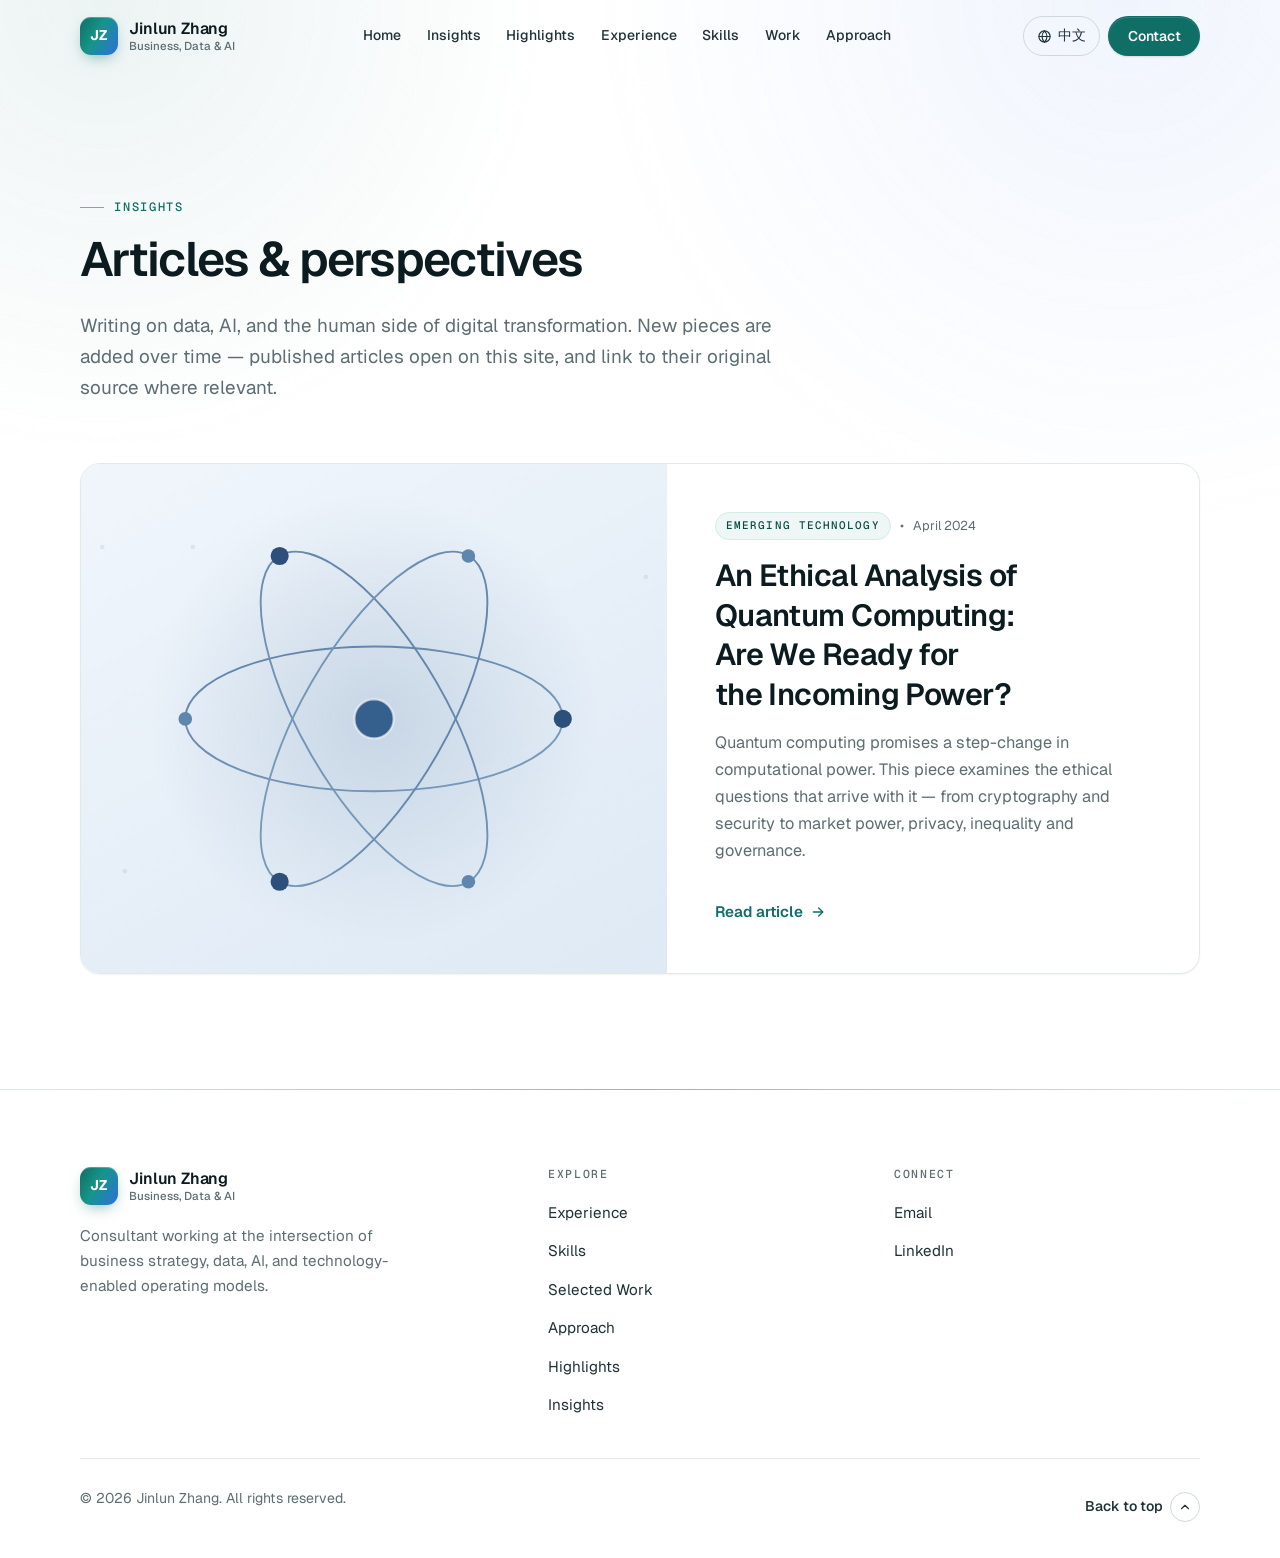
<file: articles.html>
<!DOCTYPE html>
<html lang="en">
<head>
  <meta charset="UTF-8" />
  <meta name="viewport" content="width=device-width, initial-scale=1.0" />
  <script>document.documentElement.classList.add('js');</script>

  <title>Insights &amp; Articles — Jinlun Zhang</title>
  <meta name="description"
        content="Articles and perspectives by Jinlun Zhang on data, AI, and digital transformation." />
  <meta name="theme-color" content="#ffffff" />
  <link rel="icon" href="assets/favicon.svg" type="image/svg+xml" />

  <link rel="preconnect" href="https://fonts.googleapis.com" />
  <link rel="preconnect" href="https://fonts.gstatic.com" crossorigin />
  <link href="https://fonts.googleapis.com/css2?family=Geist:wght@300..700&family=Geist+Mono:wght@400..600&display=swap"
        rel="stylesheet" />
  <link rel="stylesheet" href="styles.css" />
</head>

<body>
  <a class="skip-link" href="#main" data-i18n="skip">Skip to content</a>

  <!-- HEADER — links point back to the home page sections -->
  <header class="site-header" id="top">
    <div class="container">
      <nav class="nav" aria-label="Primary">
        <a class="brand" href="index.html" aria-label="Jinlun Zhang — home">
          <span class="brand__mark" aria-hidden="true">JZ</span>
          <span class="brand__name">Jinlun Zhang
            <span class="brand__role" data-i18n="brand.role">Business, Data &amp; AI</span>
          </span>
        </a>

        <ul class="nav-links" id="nav-menu">
          <li><a href="index.html" data-i18n="nav.home">Home</a></li>
          <li><a href="index.html#insights" data-i18n="nav.insights">Insights</a></li>
          <li><a href="index.html#highlights" data-i18n="nav.highlights">Highlights</a></li>
          <li><a href="index.html#experience" data-i18n="nav.experience">Experience</a></li>
          <li><a href="index.html#skills" data-i18n="nav.skills">Skills</a></li>
          <li><a href="index.html#work" data-i18n="nav.work">Work</a></li>
          <li><a href="index.html#approach" data-i18n="nav.approach">Approach</a></li>
        </ul>

        <div class="nav-cta">
          <button class="lang-toggle" type="button" aria-label="切换语言 / Switch language" data-lang-toggle>
            <svg viewBox="0 0 24 24" fill="none" stroke="currentColor" stroke-width="1.8" stroke-linecap="round" stroke-linejoin="round" aria-hidden="true"><circle cx="12" cy="12" r="9"/><path d="M3 12h18M12 3c2.5 2.6 4 5.9 4 9s-1.5 6.4-4 9c-2.5-2.6-4-5.9-4-9s1.5-6.4 4-9Z"/></svg>
            <span class="lang-toggle__label">中文</span>
          </button>
          <a class="btn" href="index.html#contact" data-i18n="nav.contact">Contact</a>
        </div>

        <button class="nav-toggle" type="button"
                aria-label="Toggle navigation menu"
                aria-controls="nav-menu" aria-expanded="false">
          <span></span>
        </button>
      </nav>
    </div>
  </header>

  <main id="main">
    <section class="section section--page" aria-labelledby="insights-title">
      <div class="container">
        <header class="section-head reveal">
          <p class="eyebrow" data-i18n="articles.eyebrow">Insights</p>
          <h1 class="section-title" id="insights-title" data-i18n="articles.title">Articles &amp; perspectives</h1>
          <p class="section-intro" data-i18n="articles.intro">
            Writing on data, AI, and the human side of digital transformation.
            New pieces are added over time — published articles open on this
            site, and link to their original source where relevant.
          </p>
        </header>

        <!-- All article cards render here from data/articles.js -->
        <div class="articles-grid" id="articles-grid"
             data-empty="No articles yet — check back soon."></div>
      </div>
    </section>
  </main>

  <!-- FOOTER -->
  <footer class="site-footer">
    <div class="container">
      <div class="footer-grid">
        <div class="footer-brand">
          <a class="brand" href="index.html">
            <span class="brand__mark" aria-hidden="true">JZ</span>
            <span class="brand__name">Jinlun Zhang
              <span class="brand__role" data-i18n="brand.role">Business, Data &amp; AI</span>
            </span>
          </a>
          <p class="footer-about" data-i18n="footer.about">
            Consultant working at the intersection of business strategy, data,
            AI, and technology-enabled operating models.
          </p>
        </div>
        <div class="footer-col">
          <h4 data-i18n="footer.explore">Explore</h4>
          <ul>
            <li><a href="index.html#experience" data-i18n="footer.link.experience">Experience</a></li>
            <li><a href="index.html#skills" data-i18n="footer.link.skills">Skills</a></li>
            <li><a href="index.html#work" data-i18n="footer.link.work">Selected Work</a></li>
            <li><a href="index.html#approach" data-i18n="footer.link.approach">Approach</a></li>
            <li><a href="highlights.html" data-i18n="footer.link.highlights">Highlights</a></li>
            <li><a href="articles.html" data-i18n="footer.link.insights">Insights</a></li>
          </ul>
        </div>
        <div class="footer-col">
          <h4 data-i18n="footer.connect">Connect</h4>
          <ul>
            <li><a href="mailto:jinzhang15@outlook.com" data-i18n="footer.link.email">Email</a></li>
            <li><a href="https://www.linkedin.com/in/jin-zhang-1ba407171/" target="_blank" rel="noopener" data-i18n="footer.link.linkedin">LinkedIn</a></li>
          </ul>
        </div>
      </div>
      <div class="footer-bottom">
        <p>&copy; <span id="year">2026</span> <span data-i18n="footer.rights">Jinlun Zhang. All rights reserved.</span></p>
        <a class="to-top" href="#top">
          <span data-i18n="footer.totop">Back to top</span>
          <svg viewBox="0 0 24 24" fill="none" stroke="currentColor" stroke-width="2" stroke-linecap="round" stroke-linejoin="round" aria-hidden="true"><path d="m6 15 6-6 6 6"/></svg>
        </a>
      </div>
    </div>
  </footer>

  <script src="data/articles.js"></script>
  <script src="script.js"></script>
  <script src="i18n.js"></script>
</body>
</html>
</file>
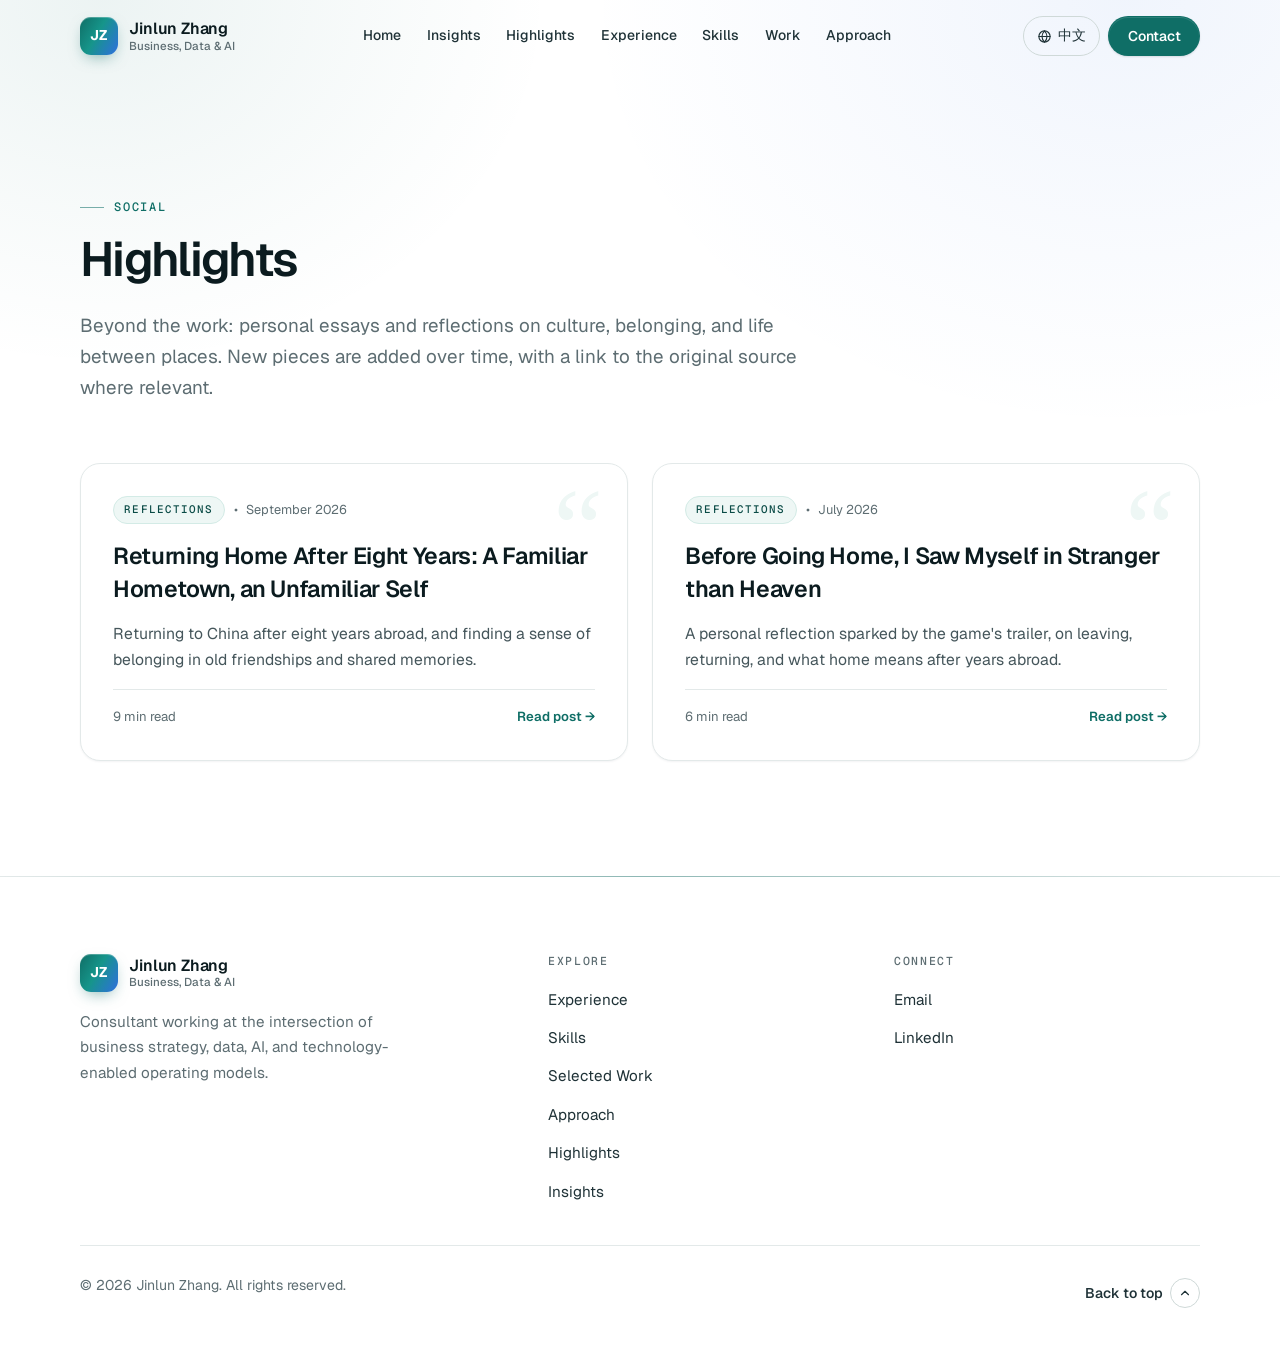
<file: highlights.html>
<!DOCTYPE html>
<html lang="en">
<head>
  <meta charset="UTF-8" />
  <meta name="viewport" content="width=device-width, initial-scale=1.0" />
  <script>document.documentElement.classList.add('js');</script>

  <title data-i18n="highlights.documentTitle">Highlights — Jinlun Zhang</title>
  <meta name="description"
        content="Personal essays and reflections by Jinlun Zhang on culture, belonging, and life between places." />
  <meta name="theme-color" content="#ffffff" />
  <link rel="icon" href="assets/favicon.svg" type="image/svg+xml" />

  <link rel="preconnect" href="https://fonts.googleapis.com" />
  <link rel="preconnect" href="https://fonts.gstatic.com" crossorigin />
  <link href="https://fonts.googleapis.com/css2?family=Geist:wght@300..700&family=Geist+Mono:wght@400..600&display=swap"
        rel="stylesheet" />
  <link rel="stylesheet" href="styles.css" />
</head>

<body>
  <a class="skip-link" href="#main" data-i18n="skip">Skip to content</a>

  <!-- HEADER — links point back to the home page sections -->
  <header class="site-header" id="top">
    <div class="container">
      <nav class="nav" aria-label="Primary">
        <a class="brand" href="index.html" aria-label="Jinlun Zhang — home">
          <span class="brand__mark" aria-hidden="true">JZ</span>
          <span class="brand__name">Jinlun Zhang
            <span class="brand__role" data-i18n="brand.role">Business, Data &amp; AI</span>
          </span>
        </a>

        <ul class="nav-links" id="nav-menu">
          <li><a href="index.html" data-i18n="nav.home">Home</a></li>
          <li><a href="index.html#insights" data-i18n="nav.insights">Insights</a></li>
          <li><a href="index.html#highlights" data-i18n="nav.highlights">Highlights</a></li>
          <li><a href="index.html#experience" data-i18n="nav.experience">Experience</a></li>
          <li><a href="index.html#skills" data-i18n="nav.skills">Skills</a></li>
          <li><a href="index.html#work" data-i18n="nav.work">Work</a></li>
          <li><a href="index.html#approach" data-i18n="nav.approach">Approach</a></li>
        </ul>

        <div class="nav-cta">
          <button class="lang-toggle" type="button" aria-label="切换语言 / Switch language" data-lang-toggle>
            <svg viewBox="0 0 24 24" fill="none" stroke="currentColor" stroke-width="1.8" stroke-linecap="round" stroke-linejoin="round" aria-hidden="true"><circle cx="12" cy="12" r="9"/><path d="M3 12h18M12 3c2.5 2.6 4 5.9 4 9s-1.5 6.4-4 9c-2.5-2.6-4-5.9-4-9s1.5-6.4 4-9Z"/></svg>
            <span class="lang-toggle__label">中文</span>
          </button>
          <a class="btn" href="index.html#contact" data-i18n="nav.contact">Contact</a>
        </div>

        <button class="nav-toggle" type="button"
                aria-label="Toggle navigation menu"
                aria-controls="nav-menu" aria-expanded="false">
          <span></span>
        </button>
      </nav>
    </div>
  </header>

  <main id="main">
    <section class="section section--page" aria-labelledby="highlights-title">
      <div class="container">
        <header class="section-head reveal">
          <p class="eyebrow" data-i18n="social.eyebrow">Social</p>
          <h1 class="section-title" id="highlights-title" data-i18n="social.title">Highlights</h1>
          <p class="section-intro" data-i18n="highlights.intro">
            Beyond the work: personal essays and reflections on culture,
            belonging, and life between places. New pieces are added over
            time, with a link to the original source where relevant.
          </p>
        </header>

        <!-- All highlight cards render here from data/posts.js -->
        <div class="social-grid" id="highlights-grid">
          <noscript>
            <p><a href="https://zhuanlan.zhihu.com/p/2083449088536737535" lang="zh-Hans">八年后回国，像从2018年直接穿越到了2026年：熟悉的故乡，陌生的自己</a></p>
            <p><a href="https://zhuanlan.zhihu.com/p/2059179198762186303" lang="zh-Hans">回国之前，我在《Stranger than Heaven》里看见了自己</a></p>
          </noscript>
        </div>
      </div>
    </section>
  </main>

  <!-- FOOTER -->
  <footer class="site-footer">
    <div class="container">
      <div class="footer-grid">
        <div class="footer-brand">
          <a class="brand" href="index.html">
            <span class="brand__mark" aria-hidden="true">JZ</span>
            <span class="brand__name">Jinlun Zhang
              <span class="brand__role" data-i18n="brand.role">Business, Data &amp; AI</span>
            </span>
          </a>
          <p class="footer-about" data-i18n="footer.about">
            Consultant working at the intersection of business strategy, data,
            AI, and technology-enabled operating models.
          </p>
        </div>
        <div class="footer-col">
          <h4 data-i18n="footer.explore">Explore</h4>
          <ul>
            <li><a href="index.html#experience" data-i18n="footer.link.experience">Experience</a></li>
            <li><a href="index.html#skills" data-i18n="footer.link.skills">Skills</a></li>
            <li><a href="index.html#work" data-i18n="footer.link.work">Selected Work</a></li>
            <li><a href="index.html#approach" data-i18n="footer.link.approach">Approach</a></li>
            <li><a href="highlights.html" data-i18n="footer.link.highlights">Highlights</a></li>
            <li><a href="articles.html" data-i18n="footer.link.insights">Insights</a></li>
          </ul>
        </div>
        <div class="footer-col">
          <h4 data-i18n="footer.connect">Connect</h4>
          <ul>
            <li><a href="mailto:jinzhang15@outlook.com" data-i18n="footer.link.email">Email</a></li>
            <li><a href="https://www.linkedin.com/in/jin-zhang-1ba407171/" target="_blank" rel="noopener" data-i18n="footer.link.linkedin">LinkedIn</a></li>
          </ul>
        </div>
      </div>
      <div class="footer-bottom">
        <p>&copy; <span id="year">2026</span> <span data-i18n="footer.rights">Jinlun Zhang. All rights reserved.</span></p>
        <a class="to-top" href="#top">
          <span data-i18n="footer.totop">Back to top</span>
          <svg viewBox="0 0 24 24" fill="none" stroke="currentColor" stroke-width="2" stroke-linecap="round" stroke-linejoin="round" aria-hidden="true"><path d="m6 15 6-6 6 6"/></svg>
        </a>
      </div>
    </div>
  </footer>

  <script src="data/posts.js"></script>
  <script src="script.js"></script>
  <script src="i18n.js"></script>
</body>
</html>
</file>
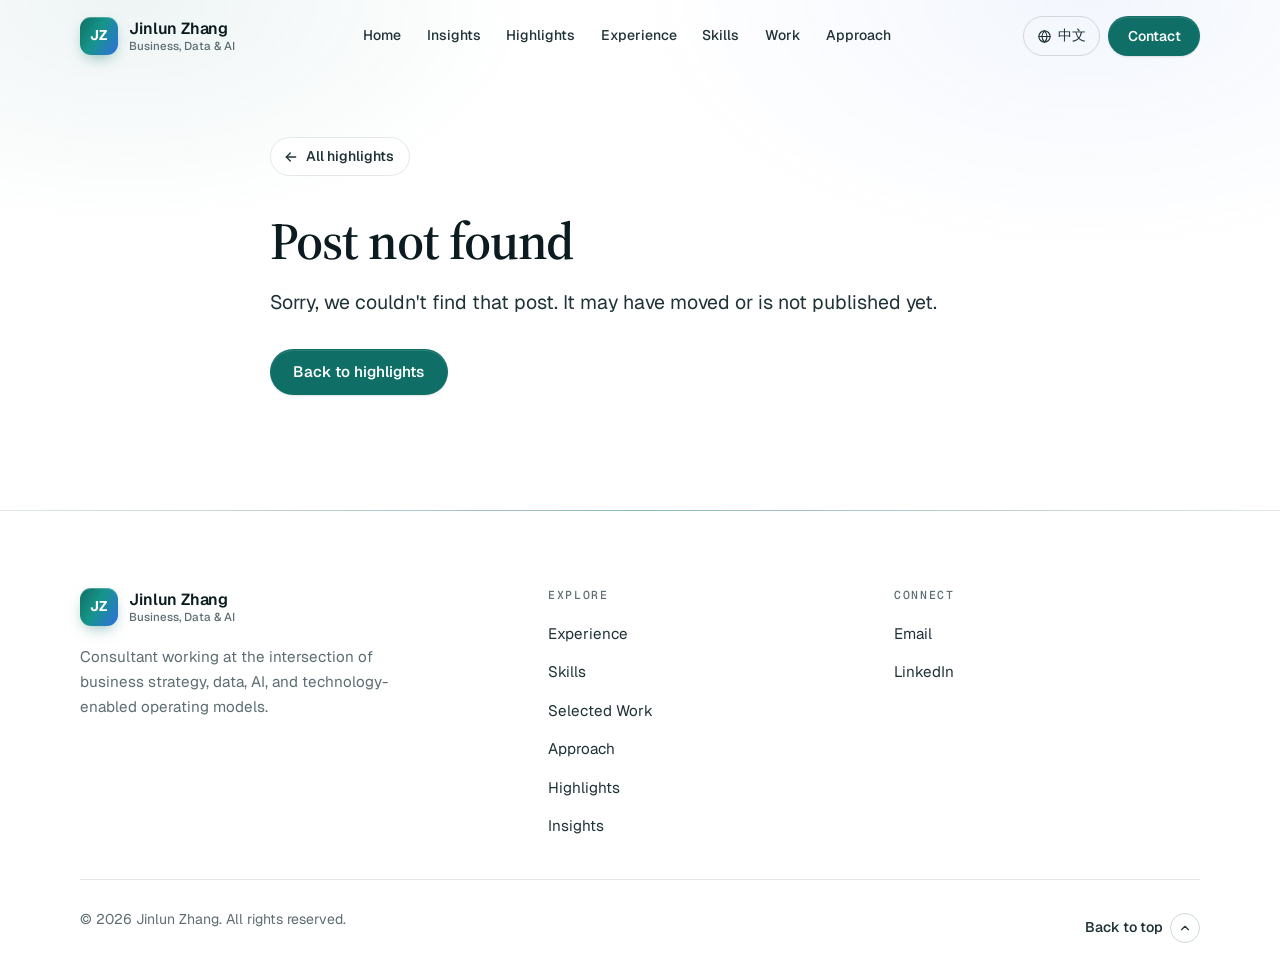
<file: post.html>
<!DOCTYPE html>
<html lang="en">
<head>
  <meta charset="UTF-8" />
  <meta name="viewport" content="width=device-width, initial-scale=1.0" />
  <script>document.documentElement.classList.add('js');</script>

  <!-- Title & description are updated by script.js based on the post. -->
  <title>Post — Jinlun Zhang</title>
  <meta name="description" content="A post by Jinlun Zhang." />
  <meta name="theme-color" content="#ffffff" />
  <link rel="icon" href="assets/favicon.svg" type="image/svg+xml" />

  <link rel="preconnect" href="https://fonts.googleapis.com" />
  <link rel="preconnect" href="https://fonts.gstatic.com" crossorigin />
  <link href="https://fonts.googleapis.com/css2?family=Geist:wght@300..700&family=Geist+Mono:wght@400..600&family=Source+Serif+4:ital,opsz,wght@0,8..60,400..700;1,8..60,400..600&display=swap"
        rel="stylesheet" />
  <link rel="stylesheet" href="styles.css" />
</head>

<body>
  <a class="skip-link" href="#main" data-i18n="skip">Skip to content</a>

  <!-- HEADER -->
  <header class="site-header" id="top">
    <div class="container">
      <nav class="nav" aria-label="Primary">
        <a class="brand" href="index.html" aria-label="Jinlun Zhang — home">
          <span class="brand__mark" aria-hidden="true">JZ</span>
          <span class="brand__name">Jinlun Zhang
            <span class="brand__role" data-i18n="brand.role">Business, Data &amp; AI</span>
          </span>
        </a>
        <ul class="nav-links" id="nav-menu">
          <li><a href="index.html" data-i18n="nav.home">Home</a></li>
          <li><a href="index.html#insights" data-i18n="nav.insights">Insights</a></li>
          <li><a href="index.html#highlights" data-i18n="nav.highlights">Highlights</a></li>
          <li><a href="index.html#experience" data-i18n="nav.experience">Experience</a></li>
          <li><a href="index.html#skills" data-i18n="nav.skills">Skills</a></li>
          <li><a href="index.html#work" data-i18n="nav.work">Work</a></li>
          <li><a href="index.html#approach" data-i18n="nav.approach">Approach</a></li>
        </ul>
        <div class="nav-cta">
          <button class="lang-toggle" type="button" aria-label="切换语言 / Switch language" data-lang-toggle>
            <svg viewBox="0 0 24 24" fill="none" stroke="currentColor" stroke-width="1.8" stroke-linecap="round" stroke-linejoin="round" aria-hidden="true"><circle cx="12" cy="12" r="9"/><path d="M3 12h18M12 3c2.5 2.6 4 5.9 4 9s-1.5 6.4-4 9c-2.5-2.6-4-5.9-4-9s1.5-6.4 4-9Z"/></svg>
            <span class="lang-toggle__label">中文</span>
          </button>
          <a class="btn" href="index.html#contact" data-i18n="nav.contact">Contact</a>
        </div>
        <button class="nav-toggle" type="button"
                aria-label="Toggle navigation menu"
                aria-controls="nav-menu" aria-expanded="false">
          <span></span>
        </button>
      </nav>
    </div>
  </header>

  <main id="main">
    <article class="reader">
      <div class="container">
        <!-- script.js renders the post here based on ?id= in the URL -->
        <div class="reader__wrap" id="post-root">
          <p data-i18n="reader.loadingPost">Loading post…</p>
        </div>
      </div>
    </article>
  </main>

  <!-- FOOTER -->
  <footer class="site-footer">
    <div class="container">
      <div class="footer-grid">
        <div class="footer-brand">
          <a class="brand" href="index.html">
            <span class="brand__mark" aria-hidden="true">JZ</span>
            <span class="brand__name">Jinlun Zhang
              <span class="brand__role" data-i18n="brand.role">Business, Data &amp; AI</span>
            </span>
          </a>
          <p class="footer-about" data-i18n="footer.about">
            Consultant working at the intersection of business strategy, data,
            AI, and technology-enabled operating models.
          </p>
        </div>
        <div class="footer-col">
          <h4 data-i18n="footer.explore">Explore</h4>
          <ul>
            <li><a href="index.html#experience" data-i18n="footer.link.experience">Experience</a></li>
            <li><a href="index.html#skills" data-i18n="footer.link.skills">Skills</a></li>
            <li><a href="index.html#work" data-i18n="footer.link.work">Selected Work</a></li>
            <li><a href="index.html#approach" data-i18n="footer.link.approach">Approach</a></li>
            <li><a href="highlights.html" data-i18n="footer.link.highlights">Highlights</a></li>
            <li><a href="articles.html" data-i18n="footer.link.insights">Insights</a></li>
          </ul>
        </div>
        <div class="footer-col">
          <h4 data-i18n="footer.connect">Connect</h4>
          <ul>
            <li><a href="mailto:jinzhang15@outlook.com" data-i18n="footer.link.email">Email</a></li>
            <li><a href="https://www.linkedin.com/in/jin-zhang-1ba407171/" target="_blank" rel="noopener" data-i18n="footer.link.linkedin">LinkedIn</a></li>
          </ul>
        </div>
      </div>
      <div class="footer-bottom">
        <p>&copy; <span id="year">2026</span> <span data-i18n="footer.rights">Jinlun Zhang. All rights reserved.</span></p>
        <a class="to-top" href="#top">
          <span data-i18n="footer.totop">Back to top</span>
          <svg viewBox="0 0 24 24" fill="none" stroke="currentColor" stroke-width="2" stroke-linecap="round" stroke-linejoin="round" aria-hidden="true"><path d="m6 15 6-6 6 6"/></svg>
        </a>
      </div>
    </div>
  </footer>

  <script src="data/posts.js"></script>
  <script src="script.js"></script>
  <script src="i18n.js"></script>
</body>
</html>
</file>
<file: styles.css>
/* =============================================================================
   Jinlun Zhang — Personal Portfolio
   styles.css

   Design language: light, editorial consulting meets modern product design.
   White and mist surfaces, deep ink type, evergreen teal (echoing the
   portrait backdrop) with a data-blue secondary used only in gradients,
   generous white space, layered soft shadows and restrained motion.

   Type: Geist (UI & headings) · Geist Mono (labels) · Source Serif 4 (reading)

   Table of contents
   1.  Design tokens (CSS variables)
   2.  Base & resets
   3.  Layout helpers (container, section, grid)
   4.  Typography helpers (eyebrow, section headings)
   5.  Buttons & links
   6.  Header / navigation
   7.  Hero
   8.  Focus / expertise strip
   9.  Experience timeline
   10. Education & skills
   11. Selected work themes
   12. How I work (process)
   13. Articles / insights cards
   14. Article reader (article.html / post.html)
   15. Contact
   16. Footer
   17. Utilities & motion
   17b. Social highlights
   18. Responsive breakpoints
   ========================================================================== */

/* -----------------------------------------------------------------------------
   1. Design tokens
   Change these to re-theme the entire site.
--------------------------------------------------------------------------- */
:root {
  /* Surfaces */
  --white: #ffffff;
  --bg: #ffffff;
  --bg-soft: #f5f8f8;      /* section alternate background */
  --bg-muted: #edf2f2;     /* chips, subtle fills */
  --bg-tint: #eef5f4;      /* hero base, mist-teal */

  /* Ink & text */
  --ink: #0b1b1f;          /* headings */
  --ink-soft: #1f3237;
  --text: #45565b;         /* body copy (7.7:1 on white) */
  --muted: #5d6d72;        /* secondary text (5.3:1 on white) */

  /* Lines */
  --line: #e3e9e9;
  --line-strong: #cfd9d8;

  /* Brand — evergreen teal */
  --brand: #0f6e66;
  --brand-600: #0c5d56;
  --brand-700: #0a4b46;
  --brand-050: #eef7f5;
  --brand-100: #d3ebe6;

  /* Data-blue secondary — gradients and decoration only */
  --accent: #2f6fde;
  --gradient: linear-gradient(120deg, #0f6e66 0%, #16958a 45%, #2f6fde 100%);
  /* darker stops keep gradient text at AA contrast on white */
  --gradient-text: linear-gradient(100deg, #0a4b46 0%, #0f6e66 45%, #2457b8 100%);

  /* Focus */
  --focus: #14998d;

  /* Shadows — layered, low-opacity ink */
  --shadow-xs: 0 1px 2px rgba(11, 27, 31, 0.05);
  --shadow-sm: 0 1px 2px rgba(11, 27, 31, 0.04), 0 4px 14px rgba(11, 27, 31, 0.05);
  --shadow-md: 0 2px 6px rgba(11, 27, 31, 0.04), 0 16px 36px rgba(11, 27, 31, 0.09);
  --shadow-lg: 0 6px 14px rgba(11, 27, 31, 0.05), 0 32px 72px rgba(11, 27, 31, 0.14);

  /* Radii */
  --r-sm: 10px;
  --r-md: 14px;
  --r-lg: 20px;
  --r-xl: 28px;
  --r-full: 999px;

  /* Spacing rhythm */
  --space-section: clamp(4.5rem, 9vw, 8rem);
  --container: 1200px;
  --container-narrow: 740px;
  --header-h: 72px;
  --overlap: clamp(3.5rem, 6vw, 5rem);   /* focus cards overlapping the hero */

  /* Type families (CJK fallbacks keep Chinese mode crisp) */
  --font-sans: "Geist", "Inter", system-ui, -apple-system, "Segoe UI", "PingFang SC",
    "Hiragino Sans GB", "Microsoft YaHei", "Noto Sans SC", sans-serif;
  --font-mono: "Geist Mono", ui-monospace, "SFMono-Regular", Menlo, Consolas,
    "PingFang SC", "Microsoft YaHei", monospace;
  --font-serif: "Source Serif 4", Georgia, "Times New Roman", "Songti SC", serif;

  /* Motion */
  --ease-out: cubic-bezier(0.22, 1, 0.36, 1);
  --ease-in-out: cubic-bezier(0.65, 0, 0.35, 1);
  --t-fast: 160ms var(--ease-out);
  --t: 300ms var(--ease-out);
}

/* -----------------------------------------------------------------------------
   2. Base & resets
--------------------------------------------------------------------------- */
*,
*::before,
*::after {
  box-sizing: border-box;
}

html {
  scroll-behavior: smooth;
  -webkit-text-size-adjust: 100%;
  text-size-adjust: 100%;
}

/* Offset anchor targets so the sticky header doesn't cover section titles */
:target {
  scroll-margin-top: calc(var(--header-h) + 24px);
}

body {
  margin: 0;
  font-family: var(--font-sans);
  font-size: 1.0625rem;
  line-height: 1.65;
  color: var(--text);
  background: var(--bg);
  -webkit-font-smoothing: antialiased;
  -moz-osx-font-smoothing: grayscale;
  text-rendering: optimizeLegibility;
}

::selection { background: var(--brand-100); color: var(--ink); }

h1, h2, h3, h4, h5 {
  color: var(--ink);
  line-height: 1.15;
  margin: 0 0 0.5em;
  font-weight: 600;
  letter-spacing: -0.02em;
  overflow-wrap: break-word;
}
/* Negative tracking suits Latin display type, not CJK */
:is(h1, h2, h3, h4, h5):lang(zh) { letter-spacing: 0; line-height: 1.35; }

p { margin: 0 0 1rem; }
p:last-child { margin-bottom: 0; }

a {
  color: var(--brand);
  text-decoration: none;
  transition: color var(--t-fast);
}
a:hover { color: var(--brand-700); }

img { max-width: 100%; display: block; }

ul { margin: 0; padding: 0; }

strong { color: var(--ink-soft); font-weight: 600; }

/* Visible keyboard focus everywhere */
:focus-visible {
  outline: 2px solid var(--focus);
  outline-offset: 3px;
  border-radius: 6px;
}

/* Accessible skip link */
.skip-link {
  position: absolute;
  left: 50%;
  top: 12px;
  width: max-content;
  max-width: calc(100% - 2rem);
  transform: translate(-50%, calc(-100% - 24px));
  background: var(--ink);
  color: #fff;
  padding: 0.6rem 1.1rem;
  border-radius: var(--r-full);
  z-index: 200;
  transition: transform var(--t);
}
.skip-link:focus { transform: translate(-50%, 0); color: #fff; }

/* -----------------------------------------------------------------------------
   3. Layout helpers
--------------------------------------------------------------------------- */
.container {
  width: 100%;
  max-width: var(--container);
  margin-inline: auto;
  padding-inline: clamp(1.25rem, 4vw, 2.5rem);
}

.section {
  position: relative;
  padding-block: var(--space-section);
}

.section--soft { background: var(--bg-soft); }
.section--contact { background: var(--bg-soft); }

/* Listing-page header band (articles.html, 404) */
.section--page {
  background:
    radial-gradient(60% 70% at 88% 0%, rgba(47, 111, 222, 0.07), transparent 70%),
    radial-gradient(50% 60% at 8% 0%, rgba(15, 110, 102, 0.08), transparent 70%),
    var(--bg);
}
/* Let the page tint run under the transparent header (as the hero does) */
.site-header + main > :is(.section--page, .reader):first-child {
  margin-top: calc(-1 * var(--header-h) - 1px);
  border-top: calc(var(--header-h) + 1px) solid transparent;
  background-origin: border-box;
}

.section--tight { padding-block: clamp(3rem, 5vw, 4.5rem); }

.grid { display: grid; gap: 1.5rem; }

/* -----------------------------------------------------------------------------
   4. Typography helpers
--------------------------------------------------------------------------- */
.eyebrow {
  display: inline-flex;
  align-items: center;
  gap: 0.65rem;
  font-family: var(--font-mono);
  font-size: 0.75rem;
  font-weight: 500;
  line-height: 1.4;
  letter-spacing: 0.14em;
  text-transform: uppercase;
  color: var(--brand);
  margin-bottom: 1.1rem;
}
.eyebrow::before,
.section-head--center .eyebrow::after {
  content: "";
  flex: none;
  width: 24px;
  height: 1px;
  background: currentColor;
  opacity: 0.55;
}
.eyebrow:lang(zh) { letter-spacing: 0.08em; }

.section-head {
  max-width: 720px;
  margin-bottom: clamp(2.5rem, 5vw, 3.75rem);
}
.section-head--center {
  margin-inline: auto;
  text-align: center;
}

.section-title {
  font-size: clamp(2rem, 1.35rem + 2.5vw, 3rem);
  font-weight: 600;
  line-height: 1.08;
  letter-spacing: -0.035em;
  text-wrap: balance;
}

.section-intro {
  font-size: clamp(1.05rem, 1rem + 0.25vw, 1.175rem);
  color: var(--muted);
  max-width: 62ch;
  margin-top: 1rem;
  text-wrap: pretty;
}
.section-head--center .section-intro { margin-inline: auto; }

.lead {
  font-size: 1.2rem;
  color: var(--ink-soft);
  line-height: 1.6;
}

/* -----------------------------------------------------------------------------
   5. Buttons & links
--------------------------------------------------------------------------- */
.btn {
  --btn-bg: var(--brand);
  --btn-bg-hover: var(--brand-600);
  --btn-fg: #fff;
  --btn-border: transparent;
  --btn-glow: rgba(15, 110, 102, 0.55);
  position: relative;
  display: inline-flex;
  align-items: center;
  justify-content: center;
  gap: 0.55rem;
  min-height: 46px;
  padding: 0.8rem 1.4rem;
  font-family: inherit;
  font-size: 0.95rem;
  font-weight: 550;
  line-height: 1;
  white-space: nowrap;
  color: var(--btn-fg);
  background: var(--btn-bg);
  border: 1px solid var(--btn-border);
  border-radius: var(--r-full);
  cursor: pointer;
  box-shadow: 0 1px 2px rgba(11, 27, 31, 0.12), inset 0 1px 0 rgba(255, 255, 255, 0.12);
  transition: transform var(--t), box-shadow var(--t), background-color var(--t),
    color var(--t), border-color var(--t);
}
.btn:hover {
  color: var(--btn-fg);
  background: var(--btn-bg-hover);
  transform: translateY(-2px);
  box-shadow: 0 14px 28px -12px var(--btn-glow);
}
.btn:active { transform: translateY(0) scale(0.98); }

.btn--ghost {
  --btn-bg: transparent;
  --btn-bg-hover: var(--brand-050);
  --btn-fg: var(--ink);
  --btn-border: var(--line-strong);
  --btn-glow: transparent;
  box-shadow: none;
}
.btn--ghost:hover { color: var(--brand-700); border-color: var(--brand-100); }
.hero .btn--ghost,
.contact-card .btn--ghost { --btn-bg: rgba(255, 255, 255, 0.7); }

.btn__icon { width: 18px; height: 18px; flex: none; transition: transform var(--t); }
.btn:hover .btn__icon:last-child { transform: translateX(3px); }

/* Inline text link with arrow + growing underline */
.link-arrow {
  display: inline-flex;
  align-items: center;
  gap: 0.45rem;
  font-size: 0.95rem;
  font-weight: 600;
  color: var(--brand);
}
.link-arrow span {
  background: linear-gradient(currentColor, currentColor) 0 100% / 0 1px no-repeat;
  transition: background-size 400ms var(--ease-out);
}
.link-arrow:hover span { background-size: 100% 1px; }
.link-arrow svg { width: 16px; height: 16px; flex: none; transition: transform var(--t); }
.link-arrow:hover svg:last-child { transform: translateX(4px); }
.link-arrow:hover svg:first-child:not(:last-child) { transform: translateX(-4px); }

/* -----------------------------------------------------------------------------
   6. Header / navigation
--------------------------------------------------------------------------- */
.site-header {
  position: sticky;
  top: 0;
  z-index: 100;
  background: rgba(255, 255, 255, 0);
  border-bottom: 1px solid transparent;
  transition: background-color var(--t), border-color var(--t), box-shadow var(--t);
}
.site-header.scrolled {
  background: rgba(255, 255, 255, 0.86);
  backdrop-filter: saturate(180%) blur(16px);
  -webkit-backdrop-filter: saturate(180%) blur(16px);
  border-bottom-color: rgba(11, 27, 31, 0.07);
  box-shadow: 0 10px 30px -18px rgba(11, 27, 31, 0.25);
}

.nav {
  display: flex;
  align-items: center;
  justify-content: space-between;
  gap: 1rem;
  height: var(--header-h);
}

.brand {
  display: inline-flex;
  flex: none;
  align-items: center;
  gap: 0.7rem;
  font-weight: 600;
  color: var(--ink);
  letter-spacing: -0.01em;
}
.brand:hover { color: var(--ink); }
.brand__mark {
  display: grid;
  place-items: center;
  width: 38px;
  height: 38px;
  border-radius: 11px;
  background: var(--gradient);
  color: #fff;
  font-size: 0.88rem;
  font-weight: 700;
  letter-spacing: 0.02em;
  box-shadow: 0 6px 16px -6px rgba(15, 110, 102, 0.6), inset 0 1px 0 rgba(255, 255, 255, 0.25);
  transition: transform 500ms var(--ease-out);
}
.brand:hover .brand__mark { transform: rotate(-8deg) scale(1.05); }
.brand__name { font-size: 1rem; line-height: 1.15; }
.brand__role {
  display: block;
  font-size: 0.72rem;
  font-weight: 500;
  color: var(--muted);
  letter-spacing: 0;
  transition: color var(--t);
}

.nav-links {
  position: relative;
  display: flex;
  align-items: center;
  gap: 0.1rem;
  list-style: none;
}
.nav-links a {
  position: relative;
  z-index: 1;
  display: inline-block;
  padding: 0.5rem 0.75rem;
  border-radius: var(--r-full);
  color: var(--ink-soft);
  font-size: 0.875rem;
  font-weight: 500;
  white-space: nowrap;
  transition: color var(--t-fast), background-color var(--t-fast);
}
.nav-links a:hover { color: var(--ink); background: rgba(11, 27, 31, 0.045); }
.nav-links a[aria-current="location"] { color: var(--brand-700); }

/* Sliding active-section pill (positioned by script.js) */
.nav-indicator {
  position: absolute;
  top: 50%;
  left: 0;
  z-index: 0;
  width: var(--w, 0);
  height: 36px;
  translate: var(--x, 0) -50%;
  background: var(--brand-050);
  border: 1px solid var(--brand-100);
  border-radius: var(--r-full);
  opacity: 0;
  pointer-events: none;
}
.nav-indicator.is-ready {
  transition: translate 500ms var(--ease-out), width 500ms var(--ease-out),
    opacity var(--t), background-color var(--t), border-color var(--t);
}
.nav-links[data-has-current] .nav-indicator { opacity: 1; }

.nav-cta { margin-left: 0.25rem; display: flex; align-items: center; gap: 0.5rem; }
.nav-cta .btn { min-height: 40px; padding: 0.6rem 1.15rem; font-size: 0.875rem; }

/* Language switch (EN / 中文) */
.lang-toggle {
  display: inline-flex;
  align-items: center;
  gap: 0.4rem;
  min-height: 40px;
  padding: 0.45rem 0.8rem;
  font-family: inherit;
  font-size: 0.85rem;
  font-weight: 550;
  color: var(--ink-soft);
  background: transparent;
  border: 1px solid var(--line-strong);
  border-radius: var(--r-full);
  cursor: pointer;
  white-space: nowrap;
  transition: color var(--t-fast), background-color var(--t-fast), border-color var(--t-fast);
}
.lang-toggle:hover { color: var(--brand-700); background: var(--brand-050); border-color: var(--brand-100); }
.lang-toggle svg { width: 15px; height: 15px; flex: none; transition: transform 700ms var(--ease-out); }
.lang-toggle:hover svg { transform: rotate(180deg); }
.lang-toggle__label { line-height: 1; }

/* Mobile toggle */
.nav-toggle {
  display: none;
  flex: none;
  width: 42px;
  height: 42px;
  border: 1px solid var(--line-strong);
  background: transparent;
  border-radius: var(--r-full);
  cursor: pointer;
  padding: 0;
  align-items: center;
  justify-content: center;
  transition: background-color var(--t-fast), border-color var(--t-fast);
}
.nav-toggle span,
.nav-toggle span::before,
.nav-toggle span::after {
  content: "";
  display: block;
  width: 18px;
  height: 2px;
  background: var(--ink);
  border-radius: 2px;
  transition: transform var(--t), background-color var(--t-fast);
}
.nav-toggle span { position: relative; }
.nav-toggle span::before { position: absolute; top: -6px; }
.nav-toggle span::after { position: absolute; top: 6px; }

.nav-toggle:hover { background: var(--brand-050); border-color: var(--brand-100); }
.nav-toggle[aria-expanded="true"] span { background: transparent; }
.nav-toggle[aria-expanded="true"] span::before { transform: translateY(6px) rotate(45deg); }
.nav-toggle[aria-expanded="true"] span::after { transform: translateY(-6px) rotate(-45deg); }

/* -----------------------------------------------------------------------------
   7. Hero (light mist surface, extends under the sticky header)
--------------------------------------------------------------------------- */
.hero {
  position: relative;
  isolation: isolate;
  overflow: hidden;
  margin-top: calc(-1 * var(--header-h) - 1px);
  padding-top: calc(var(--header-h) + clamp(3rem, 7vw, 6rem));
  padding-bottom: calc(var(--overlap) + clamp(2.5rem, 4vw, 3.5rem));
  background: linear-gradient(180deg, #fbfdfd 0%, var(--bg-tint) 100%);
  border-bottom: 1px solid var(--line);
  color: var(--text);
}
/* Slow-drifting soft colour washes */
.hero::before,
.contact-card::before {
  content: "";
  position: absolute;
  inset: -25% -15%;
  z-index: -2;
  background:
    radial-gradient(38% 42% at 78% 32%, rgba(22, 149, 138, 0.16), transparent 70%),
    radial-gradient(34% 40% at 12% 86%, rgba(47, 111, 222, 0.1), transparent 70%),
    radial-gradient(26% 30% at 46% 6%, rgba(127, 214, 199, 0.16), transparent 70%);
  animation: aurora 24s var(--ease-in-out) infinite alternate;
  will-change: transform;
  pointer-events: none;
}
/* Fine data grid, faded towards the edges */
.hero::after,
.contact-card::after {
  content: "";
  position: absolute;
  inset: 0;
  z-index: -1;
  background-image:
    linear-gradient(rgba(11, 27, 31, 0.05) 1px, transparent 1px),
    linear-gradient(90deg, rgba(11, 27, 31, 0.05) 1px, transparent 1px);
  background-size: 56px 56px;
  -webkit-mask-image: radial-gradient(75% 65% at 70% 25%, #000 0%, transparent 78%);
  mask-image: radial-gradient(75% 65% at 70% 25%, #000 0%, transparent 78%);
  pointer-events: none;
}

.hero__grid {
  display: grid;
  grid-template-columns: minmax(0, 1.25fr) minmax(0, 0.75fr);
  gap: clamp(2.5rem, 6vw, 5rem);
  align-items: center;
}

.hero__content { max-width: 660px; }

.hero .eyebrow {
  padding: 0.45rem 0.9rem 0.45rem 0.75rem;
  color: var(--brand-700);
  background: rgba(255, 255, 255, 0.75);
  border: 1px solid var(--line-strong);
  border-radius: var(--r-full);
  box-shadow: var(--shadow-xs);
  margin-bottom: 1.6rem;
}
.hero .eyebrow::before {
  width: 7px;
  height: 7px;
  border-radius: 50%;
  background: var(--brand);
  opacity: 1;
  animation: live-dot 2.4s var(--ease-out) infinite;
}

.hero__title,
.hero__title:lang(zh) {
  font-size: clamp(3rem, 1.5rem + 5.6vw, 5.5rem);
  font-weight: 600;
  line-height: 0.98;
  letter-spacing: -0.045em;
  margin-bottom: 1.25rem;
}
.hero__headline {
  font-size: clamp(1.3rem, 1.05rem + 1vw, 1.8rem);
  font-weight: 500;
  line-height: 1.3;
  letter-spacing: -0.02em;
  margin-bottom: 1.25rem;
  color: var(--brand-700);
  background: var(--gradient-text);
  -webkit-background-clip: text;
  background-clip: text;
  -webkit-text-fill-color: transparent;
  text-wrap: balance;
}
.hero__headline:lang(zh) { letter-spacing: 0.02em; }
.hero__summary {
  font-size: clamp(1.05rem, 1rem + 0.25vw, 1.2rem);
  color: var(--text);
  max-width: 54ch;
  margin-bottom: 2.25rem;
}
.hero__summary strong { color: var(--ink); font-weight: 600; }

.hero__actions {
  display: flex;
  flex-wrap: wrap;
  gap: 0.75rem;
}

/* Quick facts along the bottom of the hero */
.profile-facts {
  display: grid;
  grid-template-columns: repeat(4, minmax(0, 1fr));
  margin: clamp(3rem, 6vw, 4.5rem) 0 0;
  border-top: 1px solid rgba(11, 27, 31, 0.1);
}
.profile-facts__item {
  display: flex;
  flex-direction: column;
  gap: 0.35rem;
  min-width: 0;
  padding: 1.4rem 1.5rem 0;
  border-left: 1px solid rgba(11, 27, 31, 0.08);
}
.profile-facts__item:first-child { padding-left: 0; border-left: 0; }
.profile-facts__item dt {
  font-family: var(--font-mono);
  font-size: 0.7rem;
  font-weight: 500;
  letter-spacing: 0.14em;
  text-transform: uppercase;
  color: var(--muted);
}
.profile-facts__item dd {
  margin: 0;
  font-size: 0.98rem;
  font-weight: 550;
  line-height: 1.45;
  color: var(--ink);
}

/* Portrait */
.hero__figure {
  position: relative;
  isolation: isolate;
  justify-self: end;
  width: 100%;
  max-width: 400px;
  margin: 0;
}
.hero__figure::before {
  content: "";
  position: absolute;
  inset: 10% -6% -4% 10%;
  z-index: -1;
  border-radius: var(--r-xl);
  background: var(--gradient);
  filter: blur(60px);
  opacity: 0.28;
}
/* offset outline frame for depth */
.hero__figure::after {
  content: "";
  position: absolute;
  inset: 1.25rem -1.25rem -1.25rem 1.25rem;
  z-index: -1;
  border: 1px solid var(--brand-100);
  border-radius: var(--r-xl);
  background: rgba(255, 255, 255, 0.45);
}
.hero__portrait {
  aspect-ratio: 4 / 5;
  object-fit: cover;
  object-position: 50% 0%;
  width: 100%;
  height: auto;
  border-radius: var(--r-xl);
  border: 4px solid #fff;
  box-shadow: var(--shadow-lg);
  background: var(--bg-muted);
}
/* Floating credential card */
.hero__badge {
  position: absolute;
  left: -1.75rem;
  bottom: 2rem;
  display: flex;
  align-items: center;
  gap: 0.75rem;
  padding: 0.75rem 1.1rem 0.75rem 0.75rem;
  background: rgba(255, 255, 255, 0.9);
  border: 1px solid var(--line);
  border-radius: var(--r-md);
  box-shadow: var(--shadow-lg);
  backdrop-filter: blur(14px) saturate(140%);
  -webkit-backdrop-filter: blur(14px) saturate(140%);
  animation: float 7s var(--ease-in-out) infinite;
}
.hero__badge svg {
  flex: none;
  width: 36px;
  height: 36px;
  padding: 8px;
  border-radius: 10px;
  background: var(--gradient);
  color: #fff;
}
.hero__badge b { display: block; color: var(--ink); font-size: 0.9rem; font-weight: 600; line-height: 1.25; }
.hero__badge > span > span { font-size: 0.76rem; color: var(--muted); }

/* Entrance choreography (load-time, not scroll-driven) */
.js .hero__content > * { animation: rise 900ms var(--ease-out) both; }
.js .hero__content > :nth-child(2) { animation-delay: 80ms; }
.js .hero__content > :nth-child(3) { animation-delay: 160ms; }
.js .hero__content > :nth-child(4) { animation-delay: 240ms; }
.js .hero__content > :nth-child(5) { animation-delay: 320ms; }
.js .hero__figure { animation: rise-in 1100ms var(--ease-out) 200ms both; }
.js .profile-facts__item { animation: rise 900ms var(--ease-out) both; }
.js .profile-facts__item:nth-child(1) { animation-delay: 420ms; }
.js .profile-facts__item:nth-child(2) { animation-delay: 480ms; }
.js .profile-facts__item:nth-child(3) { animation-delay: 540ms; }
.js .profile-facts__item:nth-child(4) { animation-delay: 600ms; }

@media (forced-colors: active) {
  .hero__headline { -webkit-text-fill-color: currentColor; background: none; }
}

/* -----------------------------------------------------------------------------
   8. Focus / expertise strip (cards overlap the hero edge)
--------------------------------------------------------------------------- */
.focus-strip {
  position: relative;
  z-index: 2;
  margin-top: calc(-1 * var(--overlap));
  padding-bottom: clamp(3.5rem, 7vw, 5.5rem);
}
.focus-strip__inner {
  display: grid;
  grid-template-columns: repeat(4, minmax(0, 1fr));
  gap: 1rem;
}
.focus-item {
  padding: 1.6rem 1.5rem 1.75rem;
  background: #fff;
  border: 1px solid var(--line);
  border-radius: var(--r-lg);
  box-shadow: var(--shadow-lg);
  transition: transform var(--t), box-shadow var(--t), border-color var(--t);
}
.focus-item:hover { transform: translateY(-4px); border-color: var(--brand-100); }
.focus-item svg {
  width: 44px;
  height: 44px;
  padding: 10px;
  border-radius: 12px;
  background: var(--brand-050);
  color: var(--brand);
  margin-bottom: 1.15rem;
  transition: background-color var(--t), color var(--t), transform var(--t);
}
.focus-item:hover svg { background: var(--brand); color: #fff; transform: scale(1.06); }
.focus-item h3 { font-size: 1.05rem; letter-spacing: -0.015em; margin-bottom: 0.4rem; }
.focus-item p { font-size: 0.92rem; line-height: 1.55; color: var(--muted); margin: 0; }

/* -----------------------------------------------------------------------------
   9. Experience timeline
--------------------------------------------------------------------------- */
.timeline {
  position: relative;
  display: grid;
  gap: 1.5rem;
  padding-left: 2.25rem;
}
.timeline::before {
  content: "";
  position: absolute;
  left: 7px;
  top: 2.4rem;
  bottom: 2.4rem;
  width: 2px;
  border-radius: 2px;
  background: linear-gradient(180deg, var(--brand) 0%, var(--brand-100) 85%, transparent);
}

.xp {
  position: relative;
  display: grid;
  grid-template-columns: 220px minmax(0, 1fr);
  gap: 1.5rem 2.75rem;
  padding: clamp(1.5rem, 3vw, 2.25rem);
  background: #fff;
  border: 1px solid var(--line);
  border-radius: var(--r-lg);
  box-shadow: var(--shadow-sm);
  transition: box-shadow var(--t), border-color var(--t);
}
.xp:hover { box-shadow: var(--shadow-md); border-color: var(--brand-100); }
/* Timeline node; the current role gets a gentle live pulse */
.xp::before {
  content: "";
  position: absolute;
  top: 2.15rem;
  left: calc(-2.25rem + 1px);
  width: 14px;
  height: 14px;
  border-radius: 50%;
  background: #fff;
  border: 3px solid var(--brand);
  box-shadow: 0 0 0 5px var(--bg-soft);
}
.xp:first-child::before {
  background: var(--brand);
  animation: pulse-ring 2.6s var(--ease-out) infinite;
}

.xp__aside {
  display: flex;
  flex-direction: column;
  align-items: flex-start;
}
.xp__aside .org-logo { margin-bottom: 1.25rem; }
.xp__period {
  display: inline-block;
  font-family: var(--font-mono);
  font-size: 0.74rem;
  font-weight: 500;
  letter-spacing: 0.04em;
  color: var(--brand-700);
  background: var(--brand-050);
  border: 1px solid var(--brand-100);
  padding: 0.3rem 0.7rem;
  border-radius: var(--r-full);
  margin-bottom: 0.75rem;
}
.xp__company { font-size: 1.2rem; margin-bottom: 0.2rem; }
.xp__location { font-size: 0.88rem; color: var(--muted); margin: 0; }

.xp__role {
  font-size: 1.12rem;
  font-weight: 600;
  letter-spacing: -0.015em;
  color: var(--ink);
  margin-bottom: 1rem;
  padding-bottom: 1rem;
  border-bottom: 1px solid var(--line);
}
.xp__list { list-style: none; display: grid; gap: 0.7rem; }
.xp__list li {
  position: relative;
  padding-left: 1.5rem;
  color: var(--text);
}
.xp__list li::before {
  content: "";
  position: absolute;
  left: 0.2rem;
  top: 0.65em;
  width: 6px;
  height: 6px;
  border-radius: 50%;
  background: var(--brand);
  box-shadow: 0 0 0 3px var(--brand-050);
}

/* nested selected-project callouts */
.xp__projects {
  margin-top: 1.5rem;
  display: grid;
  gap: 0.85rem;
}
.xp__project {
  position: relative;
  padding: 1.1rem 1.25rem 1.15rem 1.4rem;
  background: var(--bg-soft);
  border: 1px solid var(--line);
  border-radius: var(--r-md);
  overflow: hidden;
  transition: background-color var(--t), border-color var(--t);
}
.xp__project::before {
  content: "";
  position: absolute;
  inset: 0 auto 0 0;
  width: 3px;
  background: var(--gradient);
}
.xp__project:hover { background: var(--brand-050); border-color: var(--brand-100); }
.xp__project h4 {
  display: flex;
  flex-wrap: wrap;
  align-items: baseline;
  gap: 0.35rem 0.6rem;
  font-size: 1rem;
  letter-spacing: -0.01em;
  margin-bottom: 0.35rem;
}
.xp__project h4 span {
  font-family: var(--font-mono);
  font-size: 0.72rem;
  font-weight: 500;
  letter-spacing: 0.04em;
  color: var(--muted);
}
.xp__project p { font-size: 0.94rem; color: var(--text); margin: 0; }

/* -----------------------------------------------------------------------------
   10. Education & skills
--------------------------------------------------------------------------- */
.edu-grid {
  display: grid;
  grid-template-columns: repeat(2, minmax(0, 1fr));
  gap: 1.25rem;
  margin-bottom: clamp(2.5rem, 5vw, 3.5rem);
}
.edu-card {
  display: flex;
  flex-direction: column;
  gap: 1.25rem;
  padding: 1.75rem;
  background: #fff;
  border: 1px solid var(--line);
  border-radius: var(--r-lg);
  box-shadow: var(--shadow-xs);
  transition: transform var(--t), box-shadow var(--t), border-color var(--t);
}
.edu-card:hover {
  transform: translateY(-4px);
  box-shadow: var(--shadow-md);
  border-color: var(--brand-100);
}

/* Reusable organisation / school logo plate (experience + education) */
.org-logo {
  display: inline-flex;
  align-items: center;
  justify-content: center;
  align-self: flex-start;
  height: 56px;
  padding: 0.5rem 0.9rem;
  background: #fff;
  border: 1px solid var(--line);
  border-radius: var(--r-md);
  box-shadow: var(--shadow-xs);
}
.org-logo img {
  height: 38px;
  width: auto;
  max-width: 150px;
  object-fit: contain;
  display: block;
}
.edu-card .org-logo { height: 68px; }
.edu-card .org-logo img { height: 46px; max-width: 210px; }
.edu-card__school { font-size: 1.15rem; margin-bottom: 0.25rem; }
.edu-card__degree { font-weight: 550; color: var(--brand-700); margin-bottom: 0.4rem; }
.edu-card__meta { font-size: 0.92rem; color: var(--muted); margin: 0; }
.edu-card__tags { margin-top: 1rem; display: flex; flex-wrap: wrap; gap: 0.45rem; }
.tag--honor {
  display: inline-flex;
  align-items: center;
  gap: 0.45rem;
  font-size: 0.78rem;
  font-weight: 550;
  color: var(--ink-soft);
  background: #fff;
  border: 1px solid var(--line-strong);
  padding: 0.3rem 0.75rem;
  border-radius: var(--r-full);
}
.tag--honor::before {
  content: "";
  flex: none;
  width: 6px;
  height: 6px;
  border-radius: 50%;
  background: var(--gradient);
}

/* Skills */
.skills-grid {
  display: grid;
  grid-template-columns: repeat(3, minmax(0, 1fr));
  gap: 1.25rem;
}
.skill-card {
  padding: 1.6rem;
  background: #fff;
  border: 1px solid var(--line);
  border-radius: var(--r-lg);
  box-shadow: var(--shadow-xs);
  transition: transform var(--t), box-shadow var(--t), border-color var(--t);
}
.skill-card:hover {
  transform: translateY(-4px);
  box-shadow: var(--shadow-md);
  border-color: var(--brand-100);
}
.skill-card__head {
  display: flex;
  align-items: center;
  gap: 0.8rem;
  margin-bottom: 1.15rem;
}
.skill-card__head svg {
  flex: none;
  width: 40px;
  height: 40px;
  padding: 9px;
  border-radius: 11px;
  background: var(--brand-050);
  color: var(--brand);
  transition: background-color var(--t), color var(--t);
}
.skill-card:hover .skill-card__head svg { background: var(--brand); color: #fff; }
.skill-card__head h3 { font-size: 1.05rem; letter-spacing: -0.015em; margin: 0; }
.chips { display: flex; flex-wrap: wrap; gap: 0.45rem; }
.chip {
  font-size: 0.84rem;
  font-weight: 500;
  color: var(--ink-soft);
  background: var(--bg-soft);
  border: 1px solid var(--line);
  padding: 0.32rem 0.75rem;
  border-radius: var(--r-full);
  transition: background-color var(--t-fast), color var(--t-fast), border-color var(--t-fast),
    transform var(--t-fast);
}
.chip:hover {
  color: var(--brand-700);
  background: var(--brand-050);
  border-color: var(--brand-100);
  transform: translateY(-1px);
}

/* -----------------------------------------------------------------------------
   11. Selected work themes
--------------------------------------------------------------------------- */
.themes-grid {
  display: grid;
  grid-template-columns: repeat(3, minmax(0, 1fr));
  gap: 1.25rem;
  counter-reset: theme;
}
.theme-card {
  position: relative;
  padding: 1.75rem 1.75rem 1.85rem;
  background: #fff;
  border: 1px solid var(--line);
  border-radius: var(--r-lg);
  box-shadow: var(--shadow-xs);
  overflow: hidden;
  counter-increment: theme;
  transition: transform var(--t), box-shadow var(--t), border-color var(--t);
}
/* index number, top-right */
.theme-card::before {
  content: counter(theme, decimal-leading-zero);
  position: absolute;
  top: 1.6rem;
  right: 1.6rem;
  font-family: var(--font-mono);
  font-size: 0.75rem;
  letter-spacing: 0.08em;
  color: var(--muted);
  opacity: 0.7;
}
.theme-card::after {
  content: "";
  position: absolute;
  inset: 0 0 auto 0;
  height: 3px;
  background: var(--gradient);
  transform: scaleX(0);
  transform-origin: left;
  transition: transform 500ms var(--ease-out);
}
.theme-card:hover {
  transform: translateY(-4px);
  box-shadow: var(--shadow-md);
  border-color: var(--brand-100);
}
.theme-card:hover::after { transform: scaleX(1); }
.theme-card__icon {
  width: 46px;
  height: 46px;
  display: grid;
  place-items: center;
  border-radius: 12px;
  background: var(--brand-050);
  color: var(--brand);
  margin-bottom: 1.25rem;
  transition: background-color var(--t), color var(--t), transform var(--t);
}
.theme-card:hover .theme-card__icon { background: var(--brand); color: #fff; transform: scale(1.06); }
.theme-card__icon svg { width: 24px; height: 24px; }
.theme-card h3 { font-size: 1.1rem; letter-spacing: -0.015em; margin-bottom: 0.5rem; padding-right: 1.5rem; }
.theme-card p { font-size: 0.94rem; line-height: 1.6; color: var(--muted); margin: 0; }

.note-inline {
  margin-top: 2rem;
  font-size: 0.88rem;
  color: var(--muted);
  display: flex;
  align-items: center;
  gap: 0.55rem;
}
.note-inline svg { width: 16px; height: 16px; flex: none; color: var(--brand); }

/* -----------------------------------------------------------------------------
   12. How I work (process)
--------------------------------------------------------------------------- */
.process {
  display: grid;
  grid-template-columns: repeat(5, minmax(0, 1fr));
  gap: 1.25rem;
  list-style: none;
  margin: 0;
  padding: 0;
}
.process-step {
  position: relative;
  padding-right: 0.5rem;
}
.process-step__num {
  position: relative;
  z-index: 1;
  display: flex;
  align-items: center;
  justify-content: center;
  width: 52px;
  height: 52px;
  border-radius: 50%;
  background: #fff;
  border: 1px solid var(--line-strong);
  color: var(--brand);
  font-family: var(--font-mono);
  font-size: 0.9rem;
  font-weight: 600;
  margin-bottom: 1.25rem;
  box-shadow: var(--shadow-sm);
  transition: background-color var(--t), color var(--t), border-color var(--t),
    transform var(--t), box-shadow var(--t);
}
.process-step__num::before { content: "0"; }
.process-step:hover .process-step__num {
  color: #fff;
  background: var(--brand);
  border-color: var(--brand);
  transform: scale(1.08);
  box-shadow: 0 12px 24px -10px rgba(15, 110, 102, 0.7);
}
.process-step h3 { font-size: 1.1rem; letter-spacing: -0.015em; margin-bottom: 0.4rem; }
.process-step p { font-size: 0.92rem; line-height: 1.6; color: var(--muted); margin: 0; }
/* connector drawn node-to-node once the step scrolls into view */
.process-step:not(:last-child)::after {
  content: "";
  position: absolute;
  top: 25px;
  left: 62px;
  right: calc(-1.25rem + 10px);
  height: 2px;
  border-radius: 2px;
  background: linear-gradient(90deg, var(--brand), var(--brand-100));
  transform-origin: left center;
  transition: scale 900ms var(--ease-out) 300ms;
}
.js .process-step:not(.is-visible)::after { scale: 0 1; }

/* -----------------------------------------------------------------------------
   13. Articles / insights cards
--------------------------------------------------------------------------- */
.articles-head {
  display: flex;
  align-items: flex-end;
  justify-content: space-between;
  gap: 1.5rem;
  flex-wrap: wrap;
  margin-bottom: clamp(2.5rem, 5vw, 3.5rem);
}
.articles-head .section-head { margin-bottom: 0; }

.articles-grid {
  display: grid;
  grid-template-columns: repeat(3, minmax(0, 1fr));
  gap: 1.5rem;
}

.article-card {
  position: relative;
  display: flex;
  flex-direction: column;
  background: #fff;
  border: 1px solid var(--line);
  border-radius: var(--r-lg);
  overflow: hidden;
  box-shadow: var(--shadow-xs);
  transition: transform var(--t), box-shadow var(--t), border-color var(--t);
}
.article-card:hover {
  transform: translateY(-4px);
  box-shadow: var(--shadow-lg);
  border-color: var(--brand-100);
}
.article-card:has(:focus-visible) { border-color: var(--brand); box-shadow: 0 0 0 3px var(--brand-100); }
.article-card__media {
  position: relative;
  display: block;
  aspect-ratio: 16 / 9;
  background: linear-gradient(135deg, var(--brand-050), #e5eefc);
  overflow: hidden;
}
.article-card__media img {
  width: 100%;
  height: 100%;
  object-fit: cover;
  transition: transform 900ms var(--ease-out);
}
.article-card:hover .article-card__media img { transform: scale(1.05); }
.article-card__body {
  display: flex;
  flex-direction: column;
  gap: 0.75rem;
  padding: 1.5rem 1.6rem 1.7rem;
  flex: 1;
}
.article-card__meta {
  display: flex;
  flex-wrap: wrap;
  align-items: center;
  gap: 0.55rem;
  font-size: 0.8rem;
  color: var(--muted);
}
.pill {
  font-family: var(--font-mono);
  font-size: 0.68rem;
  font-weight: 500;
  letter-spacing: 0.1em;
  text-transform: uppercase;
  color: var(--brand-700);
  background: var(--brand-050);
  border: 1px solid var(--brand-100);
  padding: 0.28rem 0.65rem;
  border-radius: var(--r-full);
}
.pill:lang(zh) { letter-spacing: 0.04em; }
.article-card__title {
  font-size: 1.22rem;
  line-height: 1.3;
  letter-spacing: -0.018em;
  margin: 0;
  text-wrap: balance;
}
.article-card__title a { color: var(--ink); transition: color var(--t-fast); }
/* whole card is clickable via the title link */
.article-card__title a::after { content: ""; position: absolute; inset: 0; z-index: 1; }
.article-card:hover .article-card__title a { color: var(--brand-700); }
.article-card__excerpt {
  font-size: 0.95rem;
  color: var(--muted);
  margin: 0;
}
.article-card__foot {
  margin-top: auto;
  padding-top: 0.5rem;
}
.article-card__foot .link-arrow { position: relative; z-index: 2; }
.article-card:hover .link-arrow span { background-size: 100% 1px; }
.article-card:hover .link-arrow svg:last-child { transform: translateX(4px); }

/* Single published article: show it as a wide feature card */
.article-card:only-child {
  grid-column: 1 / -1;
  display: grid;
  grid-template-columns: minmax(0, 1.1fr) minmax(0, 1fr);
}
.article-card:only-child .article-card__media { aspect-ratio: auto; min-height: 300px; }
.article-card:only-child .article-card__body {
  padding: clamp(1.75rem, 4vw, 3rem);
  justify-content: center;
  gap: 1rem;
}
.article-card:only-child .article-card__title { font-size: clamp(1.45rem, 1.1rem + 1vw, 1.95rem); }
.article-card:only-child .article-card__excerpt { font-size: 1.02rem; }
.article-card:only-child .article-card__foot { margin-top: 0.5rem; }

/* “Coming soon” placeholder card */
.article-card--placeholder {
  border-style: dashed;
  background: var(--bg-soft);
  box-shadow: none;
}
.article-card--placeholder:hover { transform: none; box-shadow: none; border-color: var(--line-strong); }
.article-card--placeholder .article-card__media {
  background: repeating-linear-gradient(45deg, var(--bg-muted) 0 12px, #fff 12px 24px);
  display: grid;
  place-items: center;
}
.article-card--placeholder .article-card__media span {
  font-family: var(--font-mono);
  font-size: 0.75rem;
  font-weight: 500;
  letter-spacing: 0.12em;
  text-transform: uppercase;
  color: var(--muted);
}

/* -----------------------------------------------------------------------------
   14. Article reader (article.html / post.html)
--------------------------------------------------------------------------- */
.reader {
  padding-block: clamp(2.5rem, 5vw, 4.5rem) var(--space-section);
  background:
    radial-gradient(50% 360px at 85% 0%, rgba(47, 111, 222, 0.06), transparent 70%),
    radial-gradient(45% 320px at 10% 0%, rgba(15, 110, 102, 0.07), transparent 70%),
    var(--bg);
}
.reader__wrap { max-width: var(--container-narrow); margin-inline: auto; }

.reader__back {
  display: inline-flex;
  align-items: center;
  gap: 0.45rem;
  padding: 0.45rem 0.95rem 0.45rem 0.75rem;
  font-size: 0.875rem;
  font-weight: 550;
  color: var(--ink-soft);
  background: #fff;
  border: 1px solid var(--line);
  border-radius: var(--r-full);
  margin-bottom: 2.25rem;
  transition: color var(--t-fast), background-color var(--t-fast), border-color var(--t-fast);
}
.reader__back:hover { color: var(--brand-700); background: var(--brand-050); border-color: var(--brand-100); }
.reader__back svg { width: 16px; height: 16px; transition: transform var(--t); }
.reader__back:hover svg { transform: translateX(-3px); }

.reader__meta {
  display: flex;
  flex-wrap: wrap;
  align-items: center;
  gap: 0.6rem;
  font-size: 0.86rem;
  color: var(--muted);
  margin-bottom: 1.25rem;
}
.reader__meta a { font-weight: 550; }
.reader__title {
  font-family: var(--font-serif);
  font-size: clamp(2.1rem, 1.5rem + 2.6vw, 3.25rem);
  font-weight: 600;
  line-height: 1.12;
  letter-spacing: -0.02em;
  margin-bottom: 1rem;
  text-wrap: balance;
}
.reader__title:lang(zh) {
  font-family: var(--font-sans);
  font-size: clamp(1.75rem, 1.35rem + 1.8vw, 2.5rem);
  line-height: 1.4;
  letter-spacing: 0;
}
.reader__deck {
  font-size: 1.22rem;
  line-height: 1.55;
  color: var(--ink-soft);
  margin-bottom: 2rem;
  text-wrap: pretty;
}
.reader__cover {
  width: 100%;
  aspect-ratio: 16 / 8;
  object-fit: cover;
  border-radius: var(--r-lg);
  border: 1px solid var(--line);
  box-shadow: var(--shadow-md);
  margin-bottom: 2.5rem;
  background: linear-gradient(135deg, var(--brand-050), #e5eefc);
}

/* long-form typography — serif for comfortable reading */
.reader__content {
  font-family: var(--font-serif);
  font-size: 1.18rem;
  line-height: 1.8;
  color: #2c3a3f;
}
.reader__content:lang(zh) {
  font-family: var(--font-sans);
  font-size: 1.08rem;
  line-height: 2;
  letter-spacing: 0.02em;
}
.reader__content h2,
.reader__content h3,
.reader__content h4 {
  font-family: var(--font-sans);
  line-height: 1.3;
  scroll-margin-top: calc(var(--header-h) + 28px);
}
.reader__content h2 { font-size: 1.6rem; margin: 3rem 0 1rem; }
.reader__content h3 { font-size: 1.25rem; margin: 2.25rem 0 0.7rem; }
.reader__content h4 { font-size: 1.08rem; margin: 1.75rem 0 0.5rem; }
.reader__content :is(h2, h3, h4):lang(zh) { line-height: 1.5; }
.reader__content p { margin-bottom: 1.4rem; }
.reader__content ul, .reader__content ol {
  margin: 0 0 1.4rem 1.25rem;
  padding-left: 0.5rem;
}
.reader__content li { margin-bottom: 0.5rem; padding-left: 0.25rem; }
.reader__content li::marker { color: var(--brand); }
.reader__content blockquote {
  margin: 2rem 0;
  padding: 1rem 1.5rem;
  border-left: 3px solid var(--brand);
  border-radius: 0 var(--r-md) var(--r-md) 0;
  background: var(--brand-050);
  color: var(--ink-soft);
  font-style: italic;
}
.reader__content:lang(zh) blockquote { font-style: normal; }
.reader__content a {
  color: var(--brand);
  text-decoration: underline;
  text-decoration-color: var(--brand-100);
  text-decoration-thickness: 2px;
  text-underline-offset: 3px;
  overflow-wrap: anywhere;
  transition: color var(--t-fast), text-decoration-color var(--t-fast);
}
.reader__content a:hover { text-decoration-color: currentColor; }
/* editorial section break */
.reader__content hr {
  border: 0;
  margin: 3rem 0;
  text-align: center;
  overflow: visible;
}
.reader__content hr::before {
  content: "· · ·";
  font-family: var(--font-sans);
  font-size: 1.25rem;
  letter-spacing: 0.6em;
  color: var(--muted);
}
.reader__content pre {
  padding: 1.25rem 1.4rem;
  background: var(--bg-soft);
  border: 1px solid var(--line);
  border-radius: var(--r-md);
  font-family: var(--font-mono);
  font-size: 0.92rem;
  line-height: 1.7;
  white-space: pre-wrap;
  overflow-wrap: anywhere;
}
.reader__content code { font-family: var(--font-mono); font-size: 0.92em; }

/* collapsible table of contents (built by script.js) */
.reader__toc {
  margin-bottom: 2.25rem;
  padding: 0.15rem 1.25rem;
  background: var(--bg-soft);
  border: 1px solid var(--line);
  border-radius: var(--r-md);
}
.reader__toc summary {
  display: flex;
  align-items: center;
  justify-content: space-between;
  gap: 1rem;
  padding-block: 0.85rem;
  cursor: pointer;
  list-style: none;
  font-weight: 600;
  color: var(--ink);
}
.reader__toc summary::-webkit-details-marker { display: none; }
.reader__toc summary::after {
  content: "";
  flex: none;
  width: 8px;
  height: 8px;
  border-right: 2px solid currentColor;
  border-bottom: 2px solid currentColor;
  transform: translateY(-2px) rotate(45deg);
  transition: transform var(--t);
}
.reader__toc[open] summary::after { transform: translateY(2px) rotate(-135deg); }
.reader__toc ol { margin: 0 0 1rem; padding-left: 1.4rem; }
.reader__toc li { margin-block: 0.55rem; line-height: 1.5; }
.reader__toc li::marker { color: var(--muted); font-family: var(--font-mono); font-size: 0.85em; }
.reader__toc a { color: var(--ink-soft); }
.reader__toc a:hover { color: var(--brand); }

.reading-progress {
  position: fixed;
  inset: 0 0 auto;
  z-index: 110;
  width: 100%;
  height: 3px;
  border: 0;
  -webkit-appearance: none;
  appearance: none;
  background: transparent;
  color: var(--brand);
  pointer-events: none;
}
.reading-progress::-webkit-progress-bar { background: transparent; }
.reading-progress::-webkit-progress-value { background: var(--gradient); }
.reading-progress::-moz-progress-bar { background: var(--gradient); }

.reader__callout {
  display: grid;
  justify-items: start;
  gap: 1rem;
  margin-top: 2.75rem;
  padding: 1.6rem 1.75rem;
  background: var(--brand-050);
  border: 1px solid var(--brand-100);
  border-radius: var(--r-lg);
  font-family: var(--font-sans);
}
.reader__callout p { font-size: 1.02rem; font-weight: 550; color: var(--ink); margin: 0; }

.reader__footer {
  margin-top: 3rem;
  padding-top: 1.75rem;
  border-top: 1px solid var(--line);
  display: flex;
  flex-wrap: wrap;
  align-items: center;
  justify-content: space-between;
  gap: 1rem;
}

/* Editorial note banner (used when the canonical copy lives on LinkedIn) */
.editor-note {
  font-family: var(--font-sans);
  font-size: 0.9rem;
  color: var(--muted);
  background: var(--bg-soft);
  border: 1px dashed var(--line-strong);
  border-radius: var(--r-md);
  padding: 0.85rem 1.1rem;
  margin-bottom: 2rem;
}

/* -----------------------------------------------------------------------------
   15. Contact (light card echoing the hero)
--------------------------------------------------------------------------- */
.contact-card {
  position: relative;
  isolation: isolate;
  overflow: hidden;
  display: grid;
  grid-template-columns: minmax(0, 1.15fr) minmax(0, 0.85fr);
  gap: clamp(2rem, 5vw, 4rem);
  align-items: center;
  padding: clamp(2rem, 5vw, 4rem);
  background: linear-gradient(160deg, #fff 0%, #fbfdfd 55%, var(--bg-tint) 100%);
  border: 1px solid var(--line);
  border-radius: var(--r-xl);
  color: var(--text);
  box-shadow: var(--shadow-lg);
}
.contact-card::after {
  -webkit-mask-image: radial-gradient(70% 80% at 85% 20%, #000 0%, transparent 75%);
  mask-image: radial-gradient(70% 80% at 85% 20%, #000 0%, transparent 75%);
}
.contact-card__title {
  font-size: clamp(2rem, 1.35rem + 2.5vw, 3rem);
  line-height: 1.08;
  letter-spacing: -0.035em;
}
.contact-card__text {
  color: var(--text);
  font-size: 1.08rem;
  max-width: 52ch;
  margin-top: 0.75rem;
}

.contact-methods { display: grid; gap: 0.85rem; }
.contact-method {
  display: flex;
  align-items: center;
  gap: 1rem;
  padding: 1rem 1.15rem;
  color: var(--ink);
  background: rgba(255, 255, 255, 0.85);
  border: 1px solid var(--line);
  border-radius: var(--r-md);
  box-shadow: var(--shadow-sm);
  backdrop-filter: blur(8px);
  -webkit-backdrop-filter: blur(8px);
  transition: transform var(--t), background-color var(--t), border-color var(--t), box-shadow var(--t);
}
.contact-method::after {
  content: "→";
  margin-left: auto;
  padding-left: 0.5rem;
  color: var(--muted);
  transition: transform var(--t), color var(--t);
}
.contact-method:hover {
  color: var(--ink);
  transform: translateY(-2px);
  background: #fff;
  border-color: var(--brand-100);
  box-shadow: var(--shadow-md);
}
.contact-method:hover::after { color: var(--brand); transform: translateX(4px); }
.contact-method__icon {
  flex: none;
  width: 44px;
  height: 44px;
  display: grid;
  place-items: center;
  border-radius: 12px;
  background: var(--gradient);
  color: #fff;
}
.contact-method__icon svg { width: 22px; height: 22px; }
.contact-method__label {
  display: block;
  font-family: var(--font-mono);
  font-size: 0.7rem;
  font-weight: 500;
  letter-spacing: 0.14em;
  text-transform: uppercase;
  color: var(--muted);
}
.contact-method__value { display: block; font-weight: 550; color: var(--ink); overflow-wrap: anywhere; }
.contact-method > span:last-of-type { min-width: 0; }

/* -----------------------------------------------------------------------------
   16. Footer
--------------------------------------------------------------------------- */
.site-footer {
  position: relative;
  background: var(--bg);
  color: var(--muted);
  padding-block: clamp(3.5rem, 6vw, 5rem) 2rem;
  border-top: 1px solid var(--line);
}
.site-footer::before {
  content: "";
  position: absolute;
  inset: -1px 0 auto;
  height: 1px;
  background: linear-gradient(90deg, transparent, rgba(15, 110, 102, 0.4), transparent);
}
.footer-grid {
  display: grid;
  grid-template-columns: 1.4fr 1fr 1fr;
  gap: 2.5rem;
  padding-bottom: 2.5rem;
  border-bottom: 1px solid var(--line);
}
.footer-about { margin-top: 1.1rem; max-width: 36ch; font-size: 0.95rem; color: var(--muted); }
.footer-col h4 {
  font-family: var(--font-mono);
  color: var(--muted);
  font-size: 0.72rem;
  font-weight: 500;
  letter-spacing: 0.14em;
  text-transform: uppercase;
  margin-bottom: 1.1rem;
}
.footer-col ul { list-style: none; display: grid; gap: 0.65rem; }
.footer-col a { color: var(--ink-soft); font-size: 0.95rem; }
.footer-col a:hover { color: var(--brand); }

.footer-bottom {
  display: flex;
  flex-wrap: wrap;
  align-items: center;
  justify-content: space-between;
  gap: 1rem;
  padding-top: 1.75rem;
  font-size: 0.88rem;
  color: var(--muted);
}
.footer-bottom a { color: var(--muted); }
.footer-bottom a:hover { color: var(--brand); }
.to-top {
  display: inline-flex;
  align-items: center;
  gap: 0.45rem;
  font-weight: 550;
  color: var(--ink-soft);
}
.footer-bottom .to-top { color: var(--ink-soft); }
.footer-bottom .to-top:hover { color: var(--brand); }
.to-top svg {
  width: 30px;
  height: 30px;
  padding: 7px;
  border: 1px solid var(--line-strong);
  border-radius: 50%;
  transition: transform var(--t), border-color var(--t);
}
.to-top:hover svg { transform: translateY(-3px); border-color: var(--brand-100); }

/* -----------------------------------------------------------------------------
   17. Utilities & motion
--------------------------------------------------------------------------- */
.sr-only {
  position: absolute;
  width: 1px; height: 1px;
  padding: 0; margin: -1px;
  overflow: hidden;
  clip: rect(0, 0, 0, 0);
  white-space: nowrap;
  border: 0;
}

/* Scroll-reveal (progressive enhancement).
   The hidden start state only applies when JS is active (html.js), so the
   site remains fully visible if JavaScript is disabled. It animates the
   individual `translate` property so card hover `transform`s stay independent. */
.js .reveal { opacity: 0; }
.js .reveal.is-visible {
  animation: reveal 900ms var(--ease-out) var(--reveal-delay, 0ms) both;
}

/* Cursor-following spotlight on cards (coordinates set by script.js) */
@media (hover: hover) and (pointer: fine) {
  :is(.focus-item, .skill-card, .theme-card, .edu-card, .article-card, .social-card, .xp):hover {
    background-image: radial-gradient(420px circle at var(--mx, 50%) var(--my, 50%),
      rgba(15, 110, 102, 0.07), transparent 45%);
  }
}

@keyframes reveal {
  from { opacity: 0; translate: 0 28px; }
  to { opacity: 1; translate: 0 0; }
}
@keyframes rise {
  from { opacity: 0; translate: 0 22px; }
  to { opacity: 1; translate: 0 0; }
}
@keyframes rise-in {
  from { opacity: 0; translate: 0 32px; scale: 0.96; }
  to { opacity: 1; translate: 0 0; scale: 1; }
}
@keyframes drop-in {
  from { opacity: 0; translate: 0 -6px; }
  to { opacity: 1; translate: 0 0; }
}
@keyframes float {
  0%, 100% { translate: 0 0; }
  50% { translate: 0 -10px; }
}
@keyframes aurora {
  0% { transform: translate3d(0, 0, 0) scale(1); }
  50% { transform: translate3d(-4%, 3%, 0) scale(1.08); }
  100% { transform: translate3d(3%, -2%, 0) scale(1.02); }
}
@keyframes pulse-ring {
  0% { box-shadow: 0 0 0 5px var(--bg-soft), 0 0 0 5px rgba(15, 110, 102, 0.35); }
  100% { box-shadow: 0 0 0 5px var(--bg-soft), 0 0 0 16px rgba(15, 110, 102, 0); }
}
@keyframes live-dot {
  0% { box-shadow: 0 0 0 0 rgba(15, 110, 102, 0.45); }
  100% { box-shadow: 0 0 0 8px rgba(15, 110, 102, 0); }
}

@media (prefers-reduced-motion: reduce) {
  html { scroll-behavior: auto; }
  *, *::before, *::after {
    animation-duration: 0.001ms !important;
    animation-delay: 0ms !important;
    animation-iteration-count: 1 !important;
    transition-duration: 0.001ms !important;
    transition-delay: 0ms !important;
  }
  .js .reveal { opacity: 1; }
}

/* -----------------------------------------------------------------------------
   17b. Social highlights (selected short-form posts)
--------------------------------------------------------------------------- */
.social-grid {
  display: grid;
  grid-template-columns: repeat(2, minmax(0, 1fr));
  gap: 1.5rem;
}
.social-card {
  position: relative;
  isolation: isolate;
  display: flex;
  flex-direction: column;
  gap: 1rem;
  padding: clamp(1.5rem, 3vw, 2rem);
  background: #fff;
  border: 1px solid var(--line);
  border-radius: var(--r-lg);
  box-shadow: var(--shadow-xs);
  overflow: hidden;
  transition: transform var(--t), box-shadow var(--t), border-color var(--t);
}
/* oversized editorial quote mark */
.social-card::before {
  content: "\201C";
  position: absolute;
  top: 1.1rem;
  right: 1.5rem;
  z-index: -1;
  height: 0.6em;
  font-family: var(--font-serif);
  font-size: 7rem;
  line-height: 0.85;
  color: var(--brand-050);
  pointer-events: none;
  transition: color var(--t), translate 600ms var(--ease-out);
}
.social-card--post:hover {
  transform: translateY(-4px);
  box-shadow: var(--shadow-lg);
  border-color: var(--brand-100);
}
.social-card--post:hover::before { color: var(--brand-100); translate: 0 6px; }
.social-card:has(:focus-visible) { border-color: var(--brand); box-shadow: 0 0 0 3px var(--brand-100); }
.social-card__title {
  font-size: clamp(1.2rem, 1.05rem + 0.6vw, 1.45rem);
  font-weight: 600;
  line-height: 1.4;
  letter-spacing: -0.015em;
  color: var(--ink);
  margin: 0;
  text-wrap: pretty;
  transition: color var(--t-fast);
}
.social-card--post:hover .social-card__title { color: var(--brand-700); }
.social-card__link,
.social-card__link:hover { color: inherit; }
/* whole card is clickable via the title link */
.social-card__link::after { content: ""; position: absolute; inset: 0; z-index: 1; }
.social-card__text {
  flex: 1 1 auto;
  margin: 0;
  font-size: 0.98rem;
  color: var(--text);
  display: -webkit-box;
  -webkit-line-clamp: 4;
  -webkit-box-orient: vertical;
  overflow: hidden;
}
.social-card__foot {
  display: flex;
  align-items: center;
  gap: 1rem;
  margin-top: auto;
  padding-top: 1rem;
  border-top: 1px solid var(--line);
  font-size: 0.82rem;
  color: var(--muted);
}
.social-card__readmore {
  margin-left: auto;
  font-weight: 600;
  color: var(--brand);
  transition: transform var(--t);
}
.social-card--post:hover .social-card__readmore { transform: translateX(4px); }

/* Images and signature inside the post/article reader */
.reader__content img {
  width: auto;
  max-width: 100%;
  height: auto;
  border-radius: var(--r-md);
  margin: 2rem auto;
  box-shadow: var(--shadow-md);
}
.reader__content .post-sign {
  margin-top: 2rem;
  color: var(--muted);
}

/* -----------------------------------------------------------------------------
   18. Responsive breakpoints
--------------------------------------------------------------------------- */
/* Hamburger nav: switch before the 7-link desktop nav can overflow */
@media (max-width: 1080px) {
  .nav-toggle { display: inline-flex; }
  .nav-links {
    position: absolute;
    left: 1rem;
    right: 1rem;
    top: calc(100% + 8px);
    flex-direction: column;
    align-items: stretch;
    gap: 0.15rem;
    padding: 0.5rem;
    background: #fff;
    border: 1px solid var(--line);
    border-radius: var(--r-lg);
    box-shadow: var(--shadow-lg);
    max-height: calc(100dvh - var(--header-h) - 24px);
    overflow-y: auto;
    opacity: 0;
    visibility: hidden;
    translate: 0 -8px;
    scale: 0.98;
    transform-origin: top center;
    transition: opacity var(--t), translate var(--t), scale var(--t), visibility var(--t);
  }
  .nav[data-open="true"] .nav-links { opacity: 1; visibility: visible; translate: 0 0; scale: 1; }
  .nav[data-open="true"] .nav-links li { animation: drop-in 420ms var(--ease-out) both; }
  .nav[data-open="true"] .nav-links li:nth-child(2) { animation-delay: 25ms; }
  .nav[data-open="true"] .nav-links li:nth-child(3) { animation-delay: 50ms; }
  .nav[data-open="true"] .nav-links li:nth-child(4) { animation-delay: 75ms; }
  .nav[data-open="true"] .nav-links li:nth-child(5) { animation-delay: 100ms; }
  .nav[data-open="true"] .nav-links li:nth-child(6) { animation-delay: 125ms; }
  .nav[data-open="true"] .nav-links li:nth-child(7) { animation-delay: 150ms; }
  .nav-links a { display: block; padding: 0.8rem 1rem; border-radius: var(--r-md); font-size: 1rem; }
  .nav-links a[aria-current="location"] { background: var(--brand-050); }
  .nav-indicator { display: none; }
  .nav-cta { margin-left: auto; }
}

@media (max-width: 980px) {
  .hero__grid { grid-template-columns: minmax(0, 1fr) minmax(0, 300px); gap: 2.5rem; }
  .hero__badge { left: -1rem; bottom: 1.25rem; }
  .profile-facts { grid-template-columns: repeat(2, minmax(0, 1fr)); }
  .profile-facts__item:nth-child(3) { padding-left: 0; border-left: 0; }
  .focus-strip__inner { grid-template-columns: repeat(2, minmax(0, 1fr)); }
  .skills-grid, .themes-grid, .articles-grid { grid-template-columns: repeat(2, minmax(0, 1fr)); }
  .xp { grid-template-columns: minmax(0, 1fr); gap: 1.25rem; }
  .process { grid-template-columns: minmax(0, 1fr); gap: 0; max-width: 640px; margin-inline: auto; }
  .process-step {
    display: grid;
    grid-template-columns: 52px minmax(0, 1fr);
    column-gap: 1.25rem;
    padding: 0 0 2rem;
  }
  .process-step:last-child { padding-bottom: 0; }
  .process-step__num { grid-row: 1 / span 2; margin: 0; }
  .process-step h3 { margin-top: 0.85rem; }
  .process-step:not(:last-child)::after {
    top: 62px;
    bottom: 10px;
    left: 25px;
    right: auto;
    width: 2px;
    height: auto;
    background: linear-gradient(180deg, var(--brand), var(--brand-100));
    transform-origin: top center;
  }
  .js .process-step:not(.is-visible)::after { scale: 1 0; }
  .footer-grid { grid-template-columns: 1fr 1fr; }
  .footer-brand { grid-column: 1 / -1; }
}

@media (max-width: 760px) {
  :root { --header-h: 64px; }
  .hero__grid { grid-template-columns: minmax(0, 1fr); gap: 2rem; }
  .hero__figure {
    order: -1;
    justify-self: start;
    display: flex;
    align-items: center;
    gap: 1rem;
    max-width: none;
  }
  .hero__figure::before { inset: 0 auto auto 0; width: 76px; height: 76px; filter: blur(22px); }
  .hero__figure::after { display: none; }
  .hero__portrait {
    flex: none;
    width: 76px;
    height: 76px;
    aspect-ratio: 1;
    border-radius: 50%;
    border-width: 3px;
    object-position: 50% 18%;
    box-shadow: 0 0 0 1px var(--line-strong), 0 12px 24px -10px rgba(11, 27, 31, 0.4);
  }
  .hero__badge {
    position: static;
    padding: 0;
    background: none;
    border: 0;
    box-shadow: none;
    backdrop-filter: none;
    -webkit-backdrop-filter: none;
    animation: none;
  }
  .hero__badge svg { display: none; }
  .hero .eyebrow { margin-bottom: 1.25rem; }
  .social-grid, .articles-grid, .edu-grid { grid-template-columns: minmax(0, 1fr); }
  .article-card:only-child { grid-template-columns: minmax(0, 1fr); }
  .article-card:only-child .article-card__media { aspect-ratio: 16 / 9; min-height: 0; }
  .contact-card { grid-template-columns: minmax(0, 1fr); }
  .timeline { padding-left: 1.75rem; }
  .xp::before { left: calc(-1.75rem + 1px); }
  .reader__content { font-size: 1.08rem; }
}

@media (max-width: 520px) {
  .focus-strip__inner, .skills-grid, .themes-grid { grid-template-columns: minmax(0, 1fr); }
  .profile-facts__item { padding-right: 0.75rem; }
  .profile-facts__item + .profile-facts__item { padding-left: 0.75rem; }
  .profile-facts__item:nth-child(3) { padding-left: 0; }
  .footer-grid { grid-template-columns: minmax(0, 1fr); }
  .brand__role { display: none; }
  .hero__actions .btn { flex: 1 1 auto; }
  .nav { gap: 0.5rem; }
  .nav-cta { gap: 0.4rem; }
  .nav-cta .btn { padding-inline: 0.95rem; }
  .lang-toggle { padding-inline: 0.7rem; }
  .lang-toggle svg { display: none; }
  .xp { padding: 1.35rem; }
  .contact-method::after { display: none; }
}

@media (max-width: 380px) {
  .brand__name { display: none; }
}
</file>
